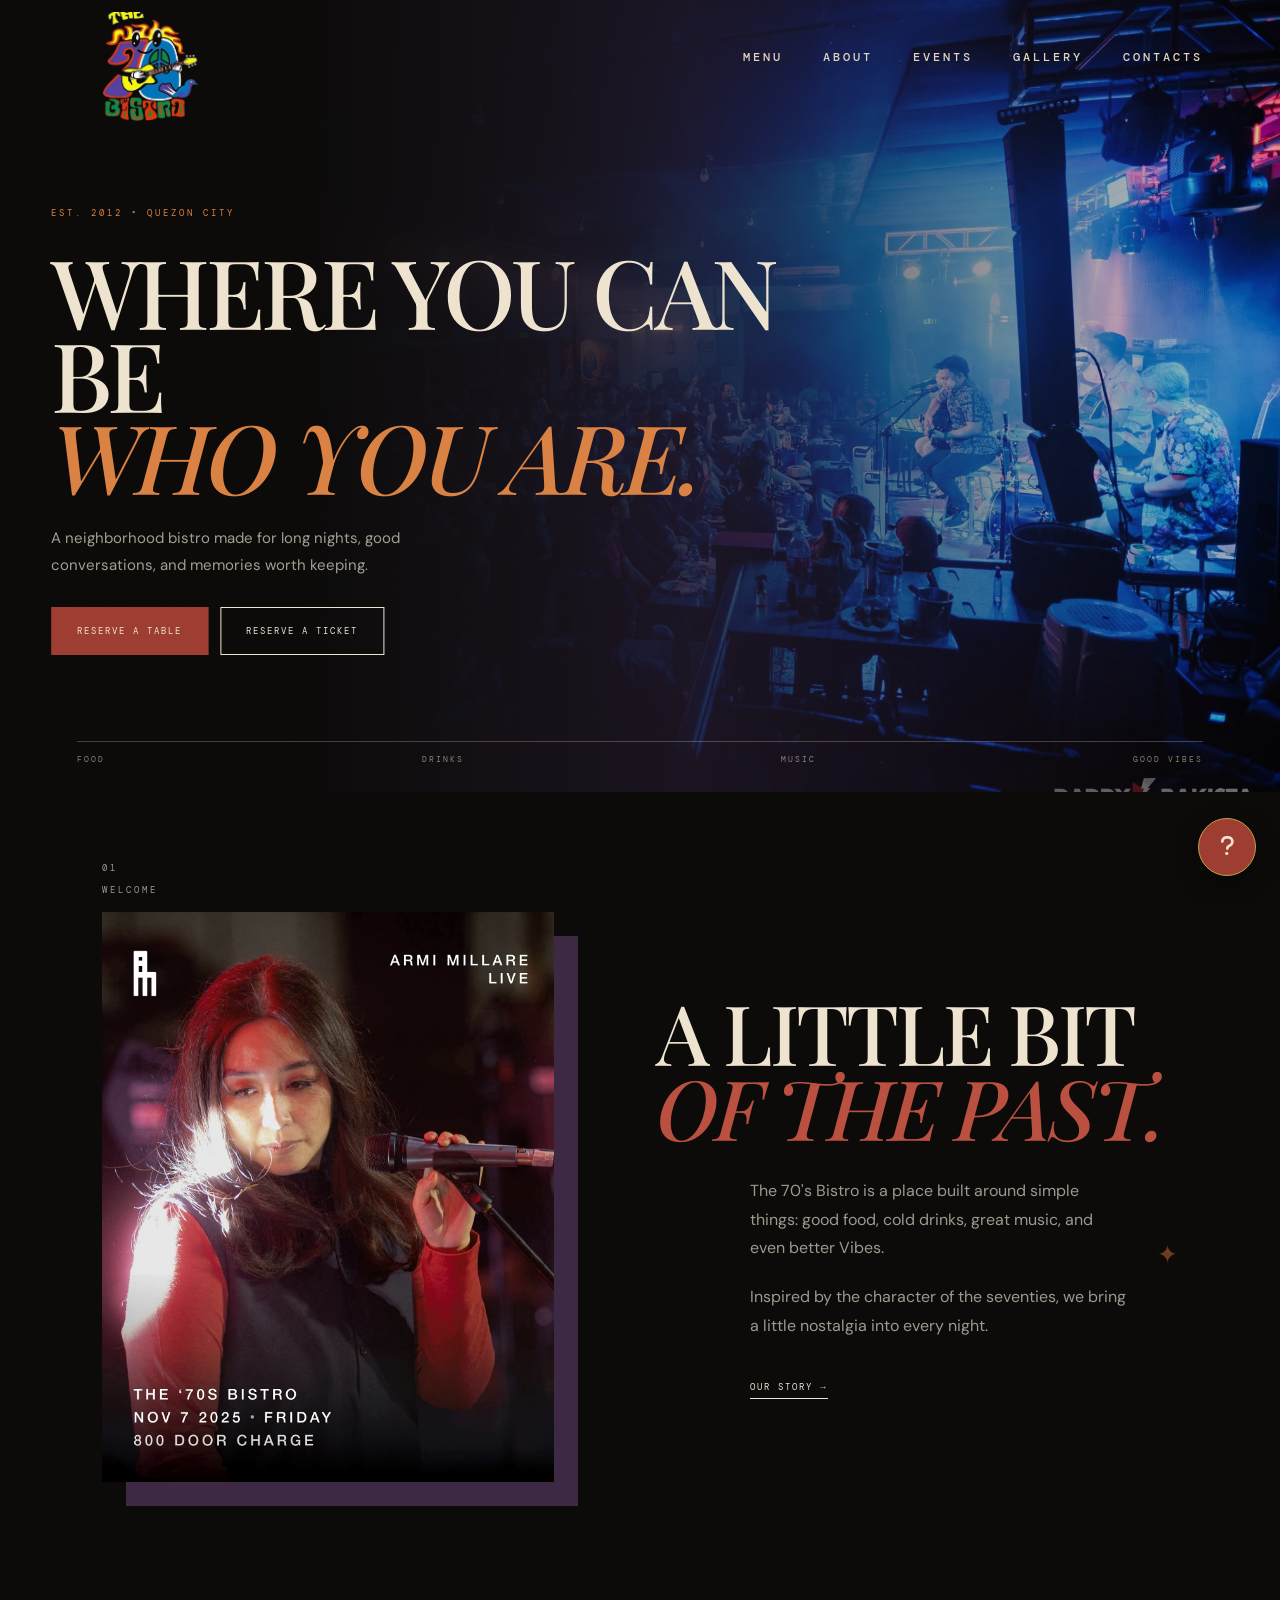
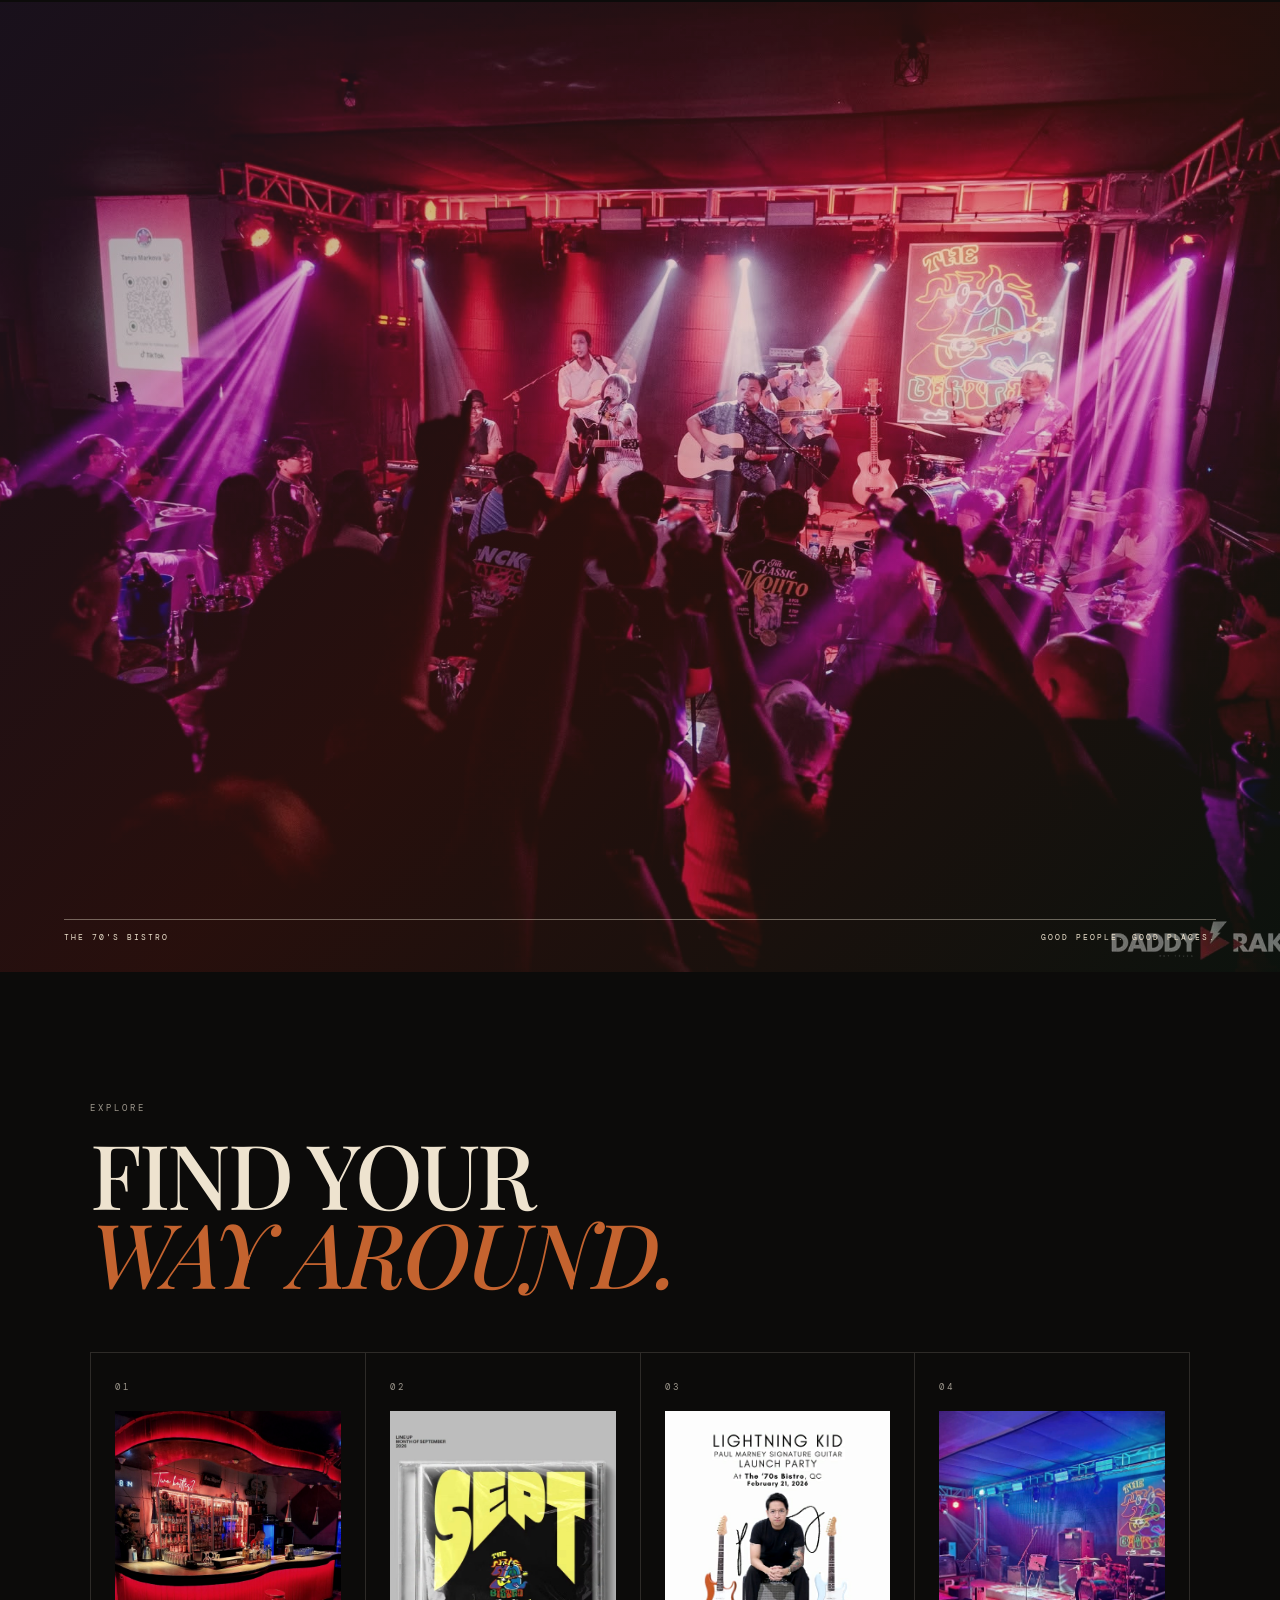
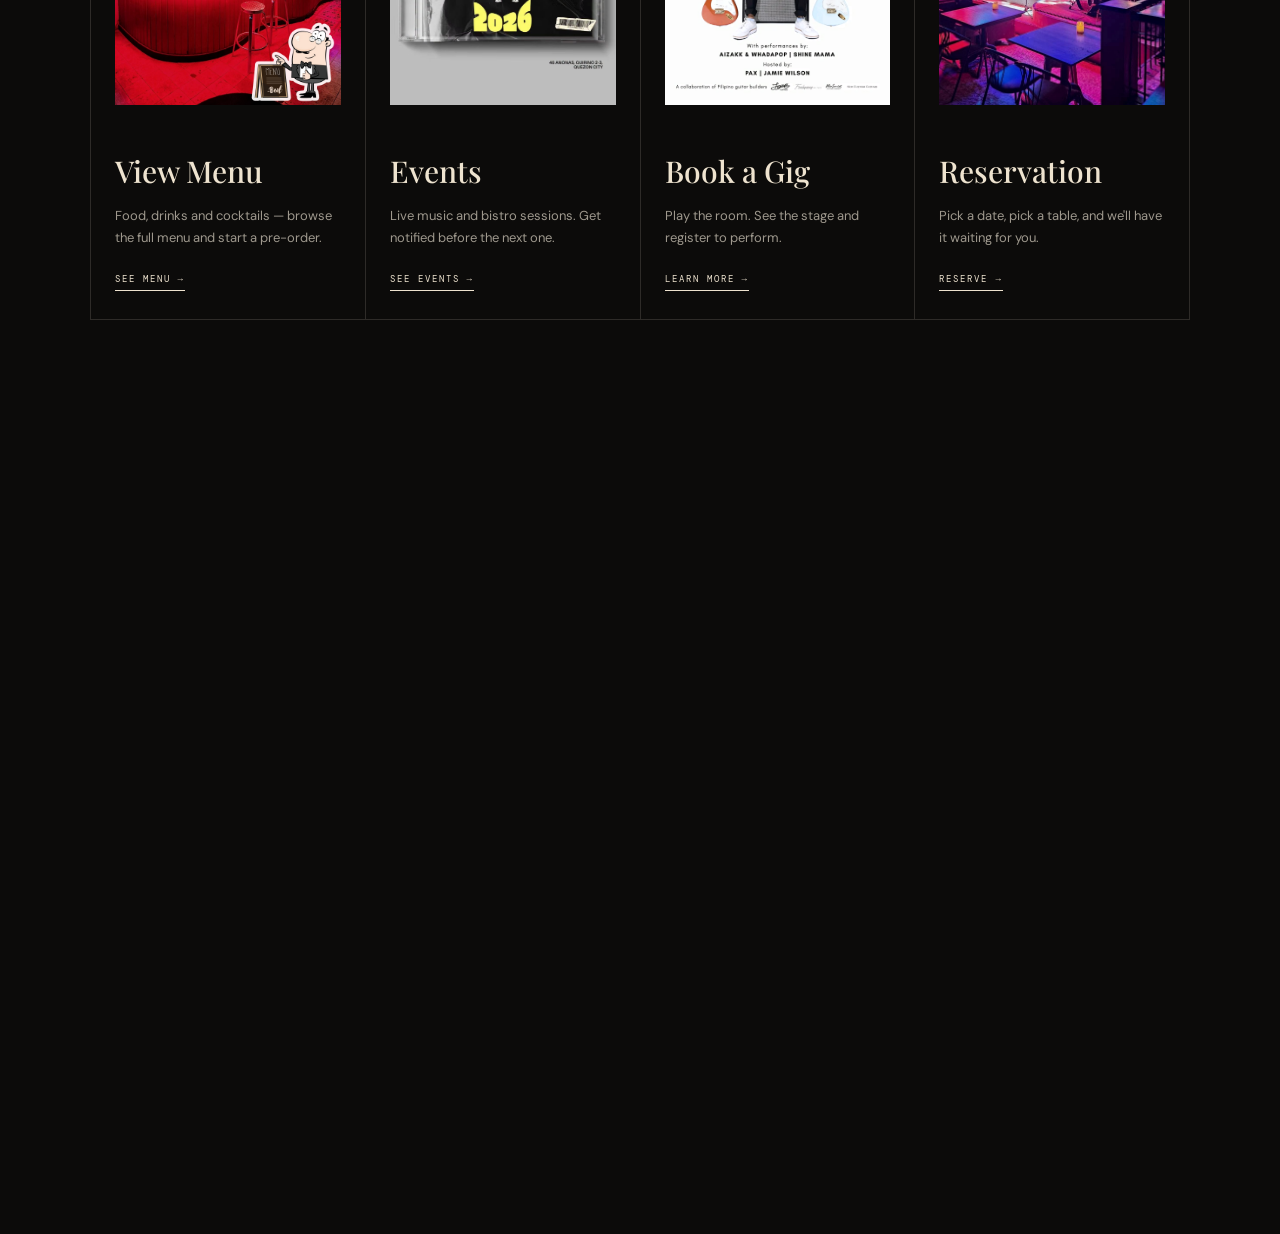
<file: Customer Side/index.html>
<!DOCTYPE html>
<h lang="en">

<head>
    <meta charset="UTF-8">
    <meta name="viewport" content="width=device-width, initial-scale=1.0">
    <link rel="icon" type="image" href="assets/images/tab image/logo no bg.png">
    <title>Home | The 70's Bistro</title>
    <link rel="preconnect" href="https://fonts.googleapis.com">
    <link rel="preconnect" href="https://fonts.gstatic.com" crossorigin>
    <link
        href="https://fonts.googleapis.com/css2?family=DM+Mono:wght@400;500&family=DM+Sans:wght@400;500;600;700&family=Playfair+Display:ital,wght@0,500;0,600;0,700;1,500;1,600;1,700&display=swap"
        rel="stylesheet">
    <link rel="stylesheet" href="https://cdnjs.cloudflare.com/ajax/libs/font-awesome/6.5.2/css/all.min.css">
    <link rel="stylesheet" href="assets/css/index.css">
    <link rel="stylesheet" href="assets/css/faq.css">
    <script src="assets/js/index.js" defer></script>
    <script src="assets/js/faq.js" defer></script>
</head>

<body class="home-page">

    <header class="site-header">

        <nav class="navbar">

            <a href="index.html" class="brand">
                <img class="brand-logo" src="assets/images/logo/logo no bg.png" alt="The 70's Bistro">
            </a>

            <div class="nav-links home-nav-links" id="navLinks">

                <a href="pages/menu.html">MENU</a>
                <a href="pages/about.html">ABOUT</a>
                <a href="pages/events.html">EVENTS</a>
                <a href="pages/gallery.html">GALLERY</a>
                <a href="pages/contacts.html">CONTACTS</a>
            </div>

      </nav>

    </header>

    <main id="home">
        <section class="hero">

            <div class="hero-image"></div>
            <div class="hero-overlay"></div>

            <div class="hero-content">

                <p class="eyebrow">
                    EST. 2012 • QUEZON CITY
                </p>

                <h1>
                    WHERE YOU CAN BE<br>
                    <i>WHO YOU ARE.</i>
                </h1>

                <p class="hero-description">
                    A neighborhood bistro made for
                    long nights, good conversations,
                    and memories worth keeping.
                </p>

                <div class="hero-actions">
                    <a class="button button-light" href="">
                        RESERVE A TABLE
                    </a>

                    <a class="button button-outline" href="reservation.html">
                        RESERVE A TICKET
                    </a>
                </div>

            </div>

            <div class="hero-bottom">
                <span>FOOD</span>
                <span>DRINKS</span>
                <span>MUSIC</span>
                <span>GOOD VIBES</span>
            </div>

        </section>
        <section class="intro section">

            <div class="intro-label">
                <span>01</span>
                <span>WELCOME</span>
            </div>

            <div class="intro-image">
                <img src="assets/images/homepage/img2.jpg" alt="Portrait for The 70's Bistro intro">
            </div>

            <div class="intro-content">

                <h2>
                    A LITTLE BIT<br>
                    <i>OF THE PAST.</i>
                </h2>

                <div class="intro-text">

                    <p>
                        The 70's Bistro is a place built around
                        simple things: good food, cold drinks,
                        great music, and even better Vibes.
                    </p>

                    <p>
                        Inspired by the character of the
                        seventies, we bring a little nostalgia
                        into every night.
                    </p>

                    <a href="pages/about.html" class="text-link">
                        OUR STORY →
                    </a>

                </div>

            </div>

        </section>
        <section class="image-break">
            <img src="assets/images/homepage/img3.jpg" alt="The 70's Bistro">

            <div class="image-caption">
                <span>THE 70'S BISTRO</span>
                <span>GOOD PEOPLE. GOOD PLACES.</span>
            </div>
        </section>
        <section class="quick-links section">

            <div class="section-heading">
                <div class="section-number">
                    EXPLORE
                </div>

                <h2>
                    FIND YOUR<br>
                    <i>WAY AROUND.</i>
                </h2>
            </div>

            <div class="quick-links-grid">

                <a href="pages/menu.html" class="quick-link-card">
                    <span class="section-number">01</span>
                    <img class="quick-link-card-image" src="assets/images/homepage/view_menu.jpg"
                        alt="The 70's Bistro bar and menu">
                    <h3>View Menu</h3>
                    <p>Food, drinks and cocktails &mdash; browse the full menu and start a pre-order.</p>
                    <span class="text-link">SEE MENU &rarr;</span>
                </a>

                <a href="pages/menu.html" class="quick-link-card">
                    <span class="section-number">02</span>
                    <img class="quick-link-card-image" src="assets/images/homepage/events.jpg"
                        alt="The 70's Bistro events lineup">
                    <h3>Events</h3>
                    <p>Live music and bistro sessions. Get notified before the next one.</p>
                    <span class="text-link">SEE EVENTS &rarr;</span>
                </a>

                <a href="" class="quick-link-card">
                    <span class="section-number">03</span>
                    <img class="quick-link-card-image" src="assets/images/homepage/book_gigs.jpg"
                        alt="Live music performance at The 70's Bistro">
                    <h3>Book a Gig</h3>
                    <p>Play the room. See the stage and register to perform.</p>
                    <span class="text-link">LEARN MORE &rarr;</span>
                </a>

                <a href="" class="quick-link-card">
                    <span class="section-number">04</span>
                    <img class="quick-link-card-image" src="assets/images/homepage/reservations.jpg"
                        alt="The 70's Bistro stage and dining area">
                    <h3>Reservation</h3>
                    <p>Pick a date, pick a table, and we'll have it waiting for you.</p>
                    <span class="text-link">RESERVE &rarr;</span>
                </a>

            </div>

        </section>

        <section class="statement">
            <div class="statement-image"></div>
            <div class="statement-content">

                <p>
                    COME HUNGRY.
                </p>

                <h2>
                    STAY<br>
                    <i>AWHILE.</i>
                </h2>

                <a class="button button-light" href="reservation.html">
                    RESERVE YOUR TABLE
                </a>

            </div>
        </section>

    </main>

    <div class="reservation-modal" id="reservationModal" aria-hidden="true">
        <div class="reservation-modal-box" role="dialog" aria-modal="true" aria-labelledby="reservationTitle">
            <button class="reservation-modal-close" id="reservationClose"
                aria-label="Close reservation form">&times;</button>
            <span class="section-number">BOOK A TABLE</span>
            <h2 id="reservationTitle">Make a <i>reservation.</i></h2>
            <form id="reservationForm">
                <label>
                    NAME
                    <input type="text" name="name" required>
                </label>
                <label>
                    DATE
                    <input type="date" name="date" required>
                </label>
                <label>
                    GUESTS
                    <select name="guests" required>
                        <option value="">Select guests</option>
                        <option>2 guests</option>
                        <option>3 guests</option>
                        <option>4 guests</option>
                        <option>5+ guests</option>
                    </select>
                </label>
                <button class="button button-light" type="submit">REQUEST RESERVATION</button>
                <p class="reservation-message" id="reservationMessage" role="status"></p>
            </form>
        </div>
    </div>
</body>
<footer>

    <div class="footer-logo">
        <span class="top">THE</span>
        <strong>70's</strong>
        <span class="bottom">BISTRO</span>
    </div>

    <p>
        GOOD FOOD. GOOD DRINKS. GOOD TIMES.
    </p>

    <a class="footer-socials" href="https://www.facebook.com/the70sbistrobar" target="_blank" rel="noopener" aria-label="Visit The 70's Bistro on Facebook">
        <i class="fa-brands fa-facebook-f" aria-hidden="true"></i>
    </a>
    <a class="footer-socials" href="https://www.instagram.com/the70sbistrobar/" target="_blank" rel="noopener" aria-label="Visit The 70's Bistro on Instagram">
        <i class="fa-brands fa-instagram" aria-hidden="true"></i>
    </a>
    <a class="footer-socials" href="https://www.tiktok.com/@the70sbistro?_r=1&_t=ZS-99t8UBl7kQu" target="_blank" rel="noopener" aria-label="Visit The 70's Bistro on TikTok">
        <i class="fa-brands fa-tiktok" aria-hidden="true"></i>
    </a>

    <div class="footer-bottom">
        <span>
            &copy; 2026 THE 70'S BISTRO | ALL RIGHTS RESERVED.
        </span>

        <span>
            QUEZON CITY, PHILIPPINES
        </span>
    </div>

</footer>

</html>
</file>
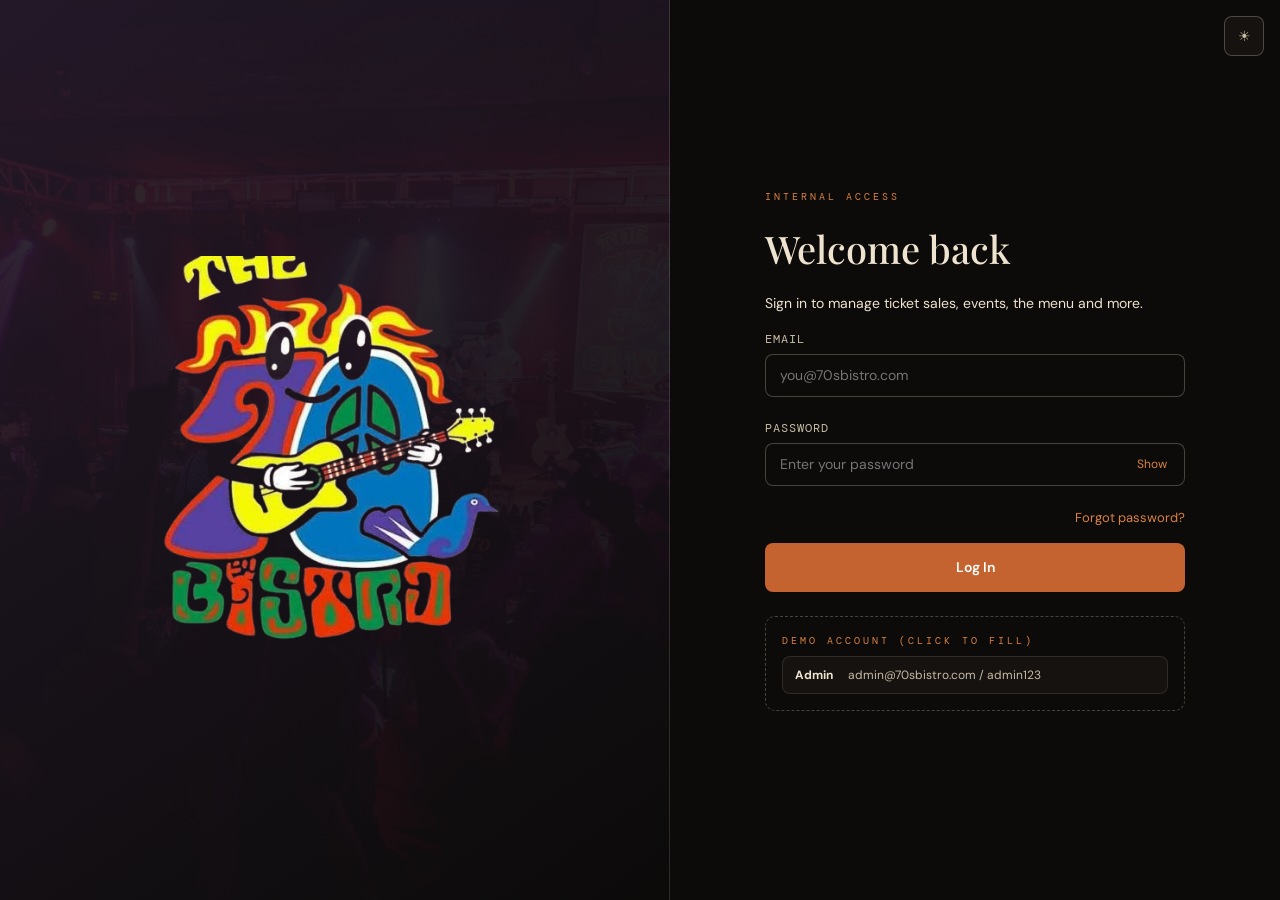
<file: login.html>
<!DOCTYPE html>
<html lang="en">
<head>
    <meta charset="UTF-8">
    <meta name="viewport" content="width=device-width, initial-scale=1.0">
    <title>Login | The 70's Bistro Admin</title>
    <link rel="icon" type="image/png" href="assets/images/tab%20image/logo%20no%20bg.png">
    <script>try { document.documentElement.dataset.theme = localStorage.getItem("bistro70s_theme") === "light" ? "light" : "dark"; } catch (e) { document.documentElement.dataset.theme = "dark"; }</script>
    <link rel="preconnect" href="https://fonts.googleapis.com">
    <link href="https://fonts.googleapis.com/css2?family=DM+Mono:wght@400;500&family=DM+Sans:wght@400;500;600;700&family=Playfair+Display:wght@500;600;700&display=swap" rel="stylesheet">
    <link rel="stylesheet" href="assets/css/common.css">
    <link rel="stylesheet" href="assets/css/login.css">
</head>
<body class="login-body">
    <button class="icon-btn theme-toggle theme-float" id="themeToggle" type="button"><span class="i-sun">&#9728;</span><span class="i-moon">&#9790;</span></button>
    <main class="login-wrap">
        <section class="login-art">
            <img src="assets/images/logo/logo.png" alt="The 70's Bistro logo" class="login-logo">
        </section>

        <section class="login-panel">
            <form id="loginForm" novalidate>
                <p class="eyebrow">Internal access</p>
                <h2>Welcome back</h2>
                <p class="muted">Sign in to manage ticket sales, events, the menu and more.</p>

                <div class="login-error" id="loginError" role="alert" hidden></div>

                <div class="field">
                    <label for="email">Email</label>
                    <input type="email" id="email" autocomplete="username" placeholder="you@70sbistro.com">
                    <span class="field-error" id="emailError"></span>
                </div>

                <div class="field">
                    <label for="password">Password</label>
                    <div class="password-wrap">
                        <input type="password" id="password" autocomplete="current-password" placeholder="Enter your password">
                        <button type="button" id="togglePassword" class="toggle-pass" aria-label="Show password">Show</button>
                    </div>
                    <span class="field-error" id="passwordError"></span>
                </div>

                <div class="login-row">
                    <a href="#" id="forgotLink">Forgot password?</a>
                </div>

                <button type="submit" class="btn btn-primary login-btn" id="loginBtn">
                    <span class="btn-label">Log In</span><span class="spinner" hidden></span>
                </button>

                <div class="demo-box">
                    <p class="eyebrow">Demo account (click to fill)</p>
                    <button type="button" class="demo-account" data-email="admin@70sbistro.com" data-password="admin123"><strong>Admin</strong> admin@70sbistro.com / admin123</button>
                </div>
            </form>
        </section>
    </main>

    <script src="assets/js/data.js"></script>
    <script src="assets/js/common.js"></script>
    <script src="assets/js/login.js"></script>
</body>
</html>
</file>
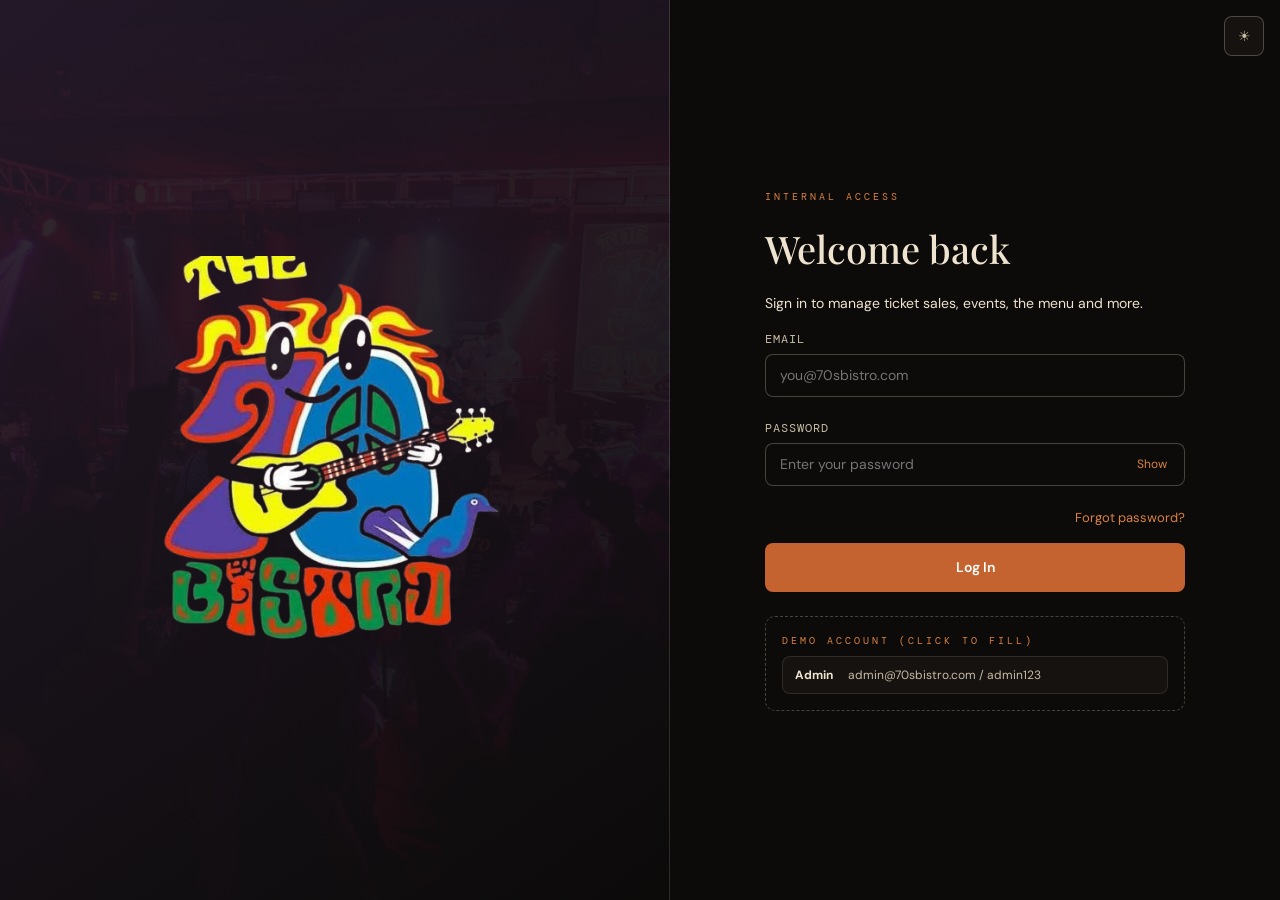
<file: pages/dashboard.html>
<!DOCTYPE html>
<html lang="en">
<head>
    <meta charset="UTF-8">
    <meta name="viewport" content="width=device-width, initial-scale=1.0">
    <title>Dashboard | The 70's Bistro Admin</title>
    <link rel="icon" type="image/png" href="../assets/images/tab%20image/logo%20no%20bg.png">
    <script>try { document.documentElement.dataset.theme = localStorage.getItem("bistro70s_theme") === "light" ? "light" : "dark"; } catch (e) { document.documentElement.dataset.theme = "dark"; }</script>
    <link rel="preconnect" href="https://fonts.googleapis.com">
    <link href="https://fonts.googleapis.com/css2?family=DM+Mono:wght@400;500&family=DM+Sans:wght@400;500;600;700&family=Playfair+Display:wght@500;600;700&display=swap" rel="stylesheet">
    <link rel="stylesheet" href="../assets/css/common.css">
    <link rel="stylesheet" href="../assets/css/dashboard.css">
</head>
<body data-page="dashboard" data-title="Dashboard">
    <main id="page">
        <section class="welcome">
            <div>
                <p class="eyebrow">Administrator</p>
                <h2 id="welcomeTitle">Good evening</h2>
                <p class="muted">Here's what's happening at The 70's Bistro today.</p>
            </div>
            <div class="quick-actions">
                <a class="btn btn-primary" href="transactions.html?new=1">+ Sell Tickets</a>
                <a class="btn btn-ghost" href="events.html?new=1">+ Add Event</a>
            </div>
        </section>

        <section class="stat-grid" id="statGrid"></section>

        <section class="dash-grid">
            <div class="card span-2">
                <div class="card-head"><h3>Upcoming Shows</h3><a href="events.html">Manage events →</a></div>
                <div id="upcomingShows"></div>
            </div>

            <div class="card" id="salesCard">
                <div class="card-head"><h3>Ticket Sales</h3><span class="muted">Last 7 days</span></div>
                <div class="sales-summary" id="salesSummary"></div>
                <div id="salesChart"></div>
            </div>

            <div class="card span-2">
                <div class="card-head"><h3>Recent Ticket Transactions</h3><a href="transactions.html">View all →</a></div>
                <div id="recentTickets"></div>
            </div>

            <div class="card" id="notifCard">
                <div class="card-head"><h3>Recent Notifications</h3><a href="notifications.html">View all →</a></div>
                <ul class="notif-list" id="recentNotifications"></ul>
            </div>
        </section>
    </main>

    <script src="../assets/js/data.js"></script>
    <script src="../assets/js/common.js"></script>
    <script src="../assets/js/charts.js"></script>
    <script src="../assets/js/dashboard.js"></script>
</body>
</html>
</file>
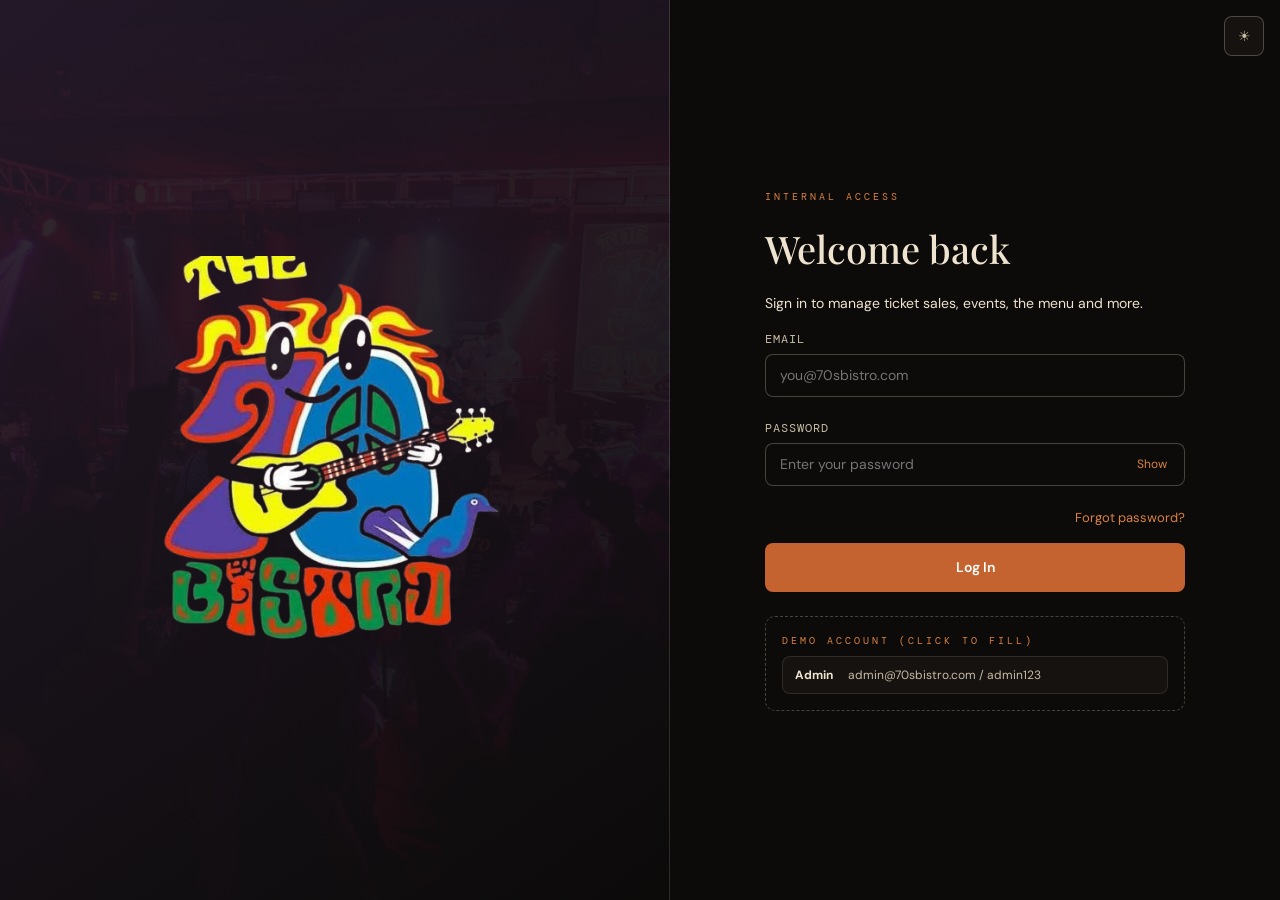
<file: pages/events.html>
<!DOCTYPE html>
<html lang="en">
<head>
    <meta charset="UTF-8">
    <meta name="viewport" content="width=device-width, initial-scale=1.0">
    <title>Events | The 70's Bistro Admin</title>
    <link rel="icon" type="image/png" href="../assets/images/tab%20image/logo%20no%20bg.png">
    <script>try { document.documentElement.dataset.theme = localStorage.getItem("bistro70s_theme") === "light" ? "light" : "dark"; } catch (e) { document.documentElement.dataset.theme = "dark"; }</script>
    <link rel="preconnect" href="https://fonts.googleapis.com">
    <link href="https://fonts.googleapis.com/css2?family=DM+Mono:wght@400;500&family=DM+Sans:wght@400;500;600;700&family=Playfair+Display:wght@500;600;700&display=swap" rel="stylesheet">
    <link rel="stylesheet" href="../assets/css/common.css">
    <link rel="stylesheet" href="../assets/css/events.css">
</head>
<body data-page="events" data-title="Events">
    <main id="page">
        <div class="page-head">
            <div>
                <p class="eyebrow">Management</p>
                <h2>Events</h2>
                <p>The live-band schedule shown on the website, with ticket sales per show.</p>
            </div>
            <button class="btn btn-primary" id="addEventBtn">+ Add Event</button>
        </div>

        <div class="toolbar">
            <div class="search-box">
                <svg class="icon" width="18" height="18" viewBox="0 0 24 24" fill="none" stroke="currentColor" stroke-width="1.8"><circle cx="11" cy="11" r="7"/><path d="M21 21l-4.3-4.3"/></svg>
                <input type="search" id="searchInput" placeholder="Search by band">
            </div>
            <select id="genreFilter" aria-label="Filter by genre"></select>
            <div class="chips" id="statusChips"></div>
        </div>

        <div class="event-grid" id="eventGrid"></div>
    </main>

    <script src="../assets/js/data.js"></script>
    <script src="../assets/js/common.js"></script>
    <script src="../assets/js/events.js"></script>
</body>
</html>
</file>
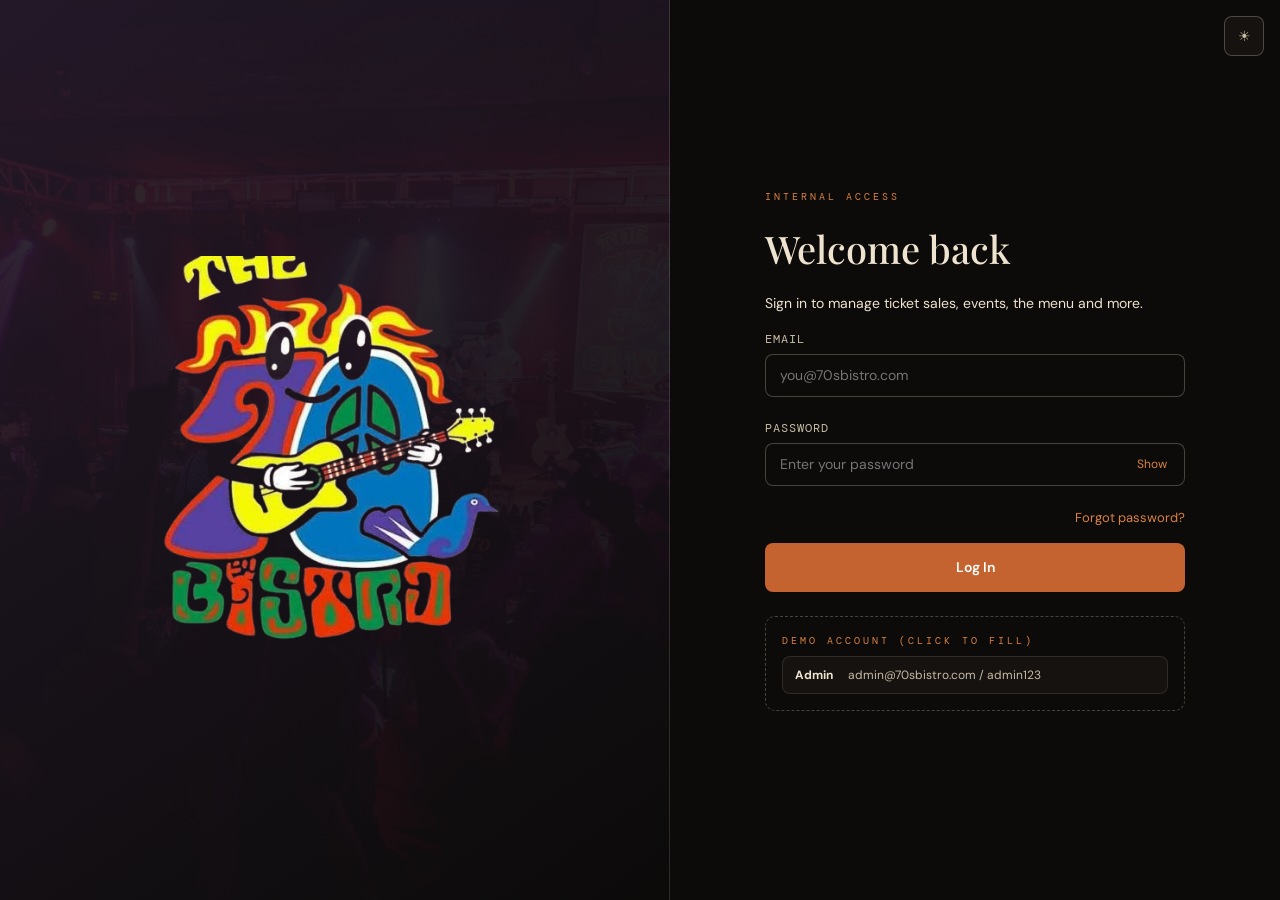
<file: pages/gallery.html>
<!DOCTYPE html>
<html lang="en">
<head>
    <meta charset="UTF-8">
    <meta name="viewport" content="width=device-width, initial-scale=1.0">
    <title>Gallery | The 70's Bistro Admin</title>
    <link rel="icon" type="image/png" href="../assets/images/tab%20image/logo%20no%20bg.png">
    <script>try { document.documentElement.dataset.theme = localStorage.getItem("bistro70s_theme") === "light" ? "light" : "dark"; } catch (e) { document.documentElement.dataset.theme = "dark"; }</script>
    <link rel="preconnect" href="https://fonts.googleapis.com">
    <link href="https://fonts.googleapis.com/css2?family=DM+Mono:wght@400;500&family=DM+Sans:wght@400;500;600;700&family=Playfair+Display:wght@500;600;700&display=swap" rel="stylesheet">
    <link rel="stylesheet" href="../assets/css/common.css">
    <link rel="stylesheet" href="../assets/css/gallery.css">
</head>
<body data-page="gallery" data-title="Gallery">
    <main id="page">
        <div class="page-head">
            <div>
                <p class="eyebrow">Management</p>
                <h2>Gallery</h2>
                <p id="photoCount">Manage the photos shown on the website gallery.</p>
            </div>
            <button class="btn btn-primary" id="addImageBtn">+ Add Image</button>
        </div>

        <div class="gallery-grid" id="galleryGrid"></div>
    </main>

    <script src="../assets/js/data.js"></script>
    <script src="../assets/js/common.js"></script>
    <script src="../assets/js/gallery.js"></script>
</body>
</html>
</file>
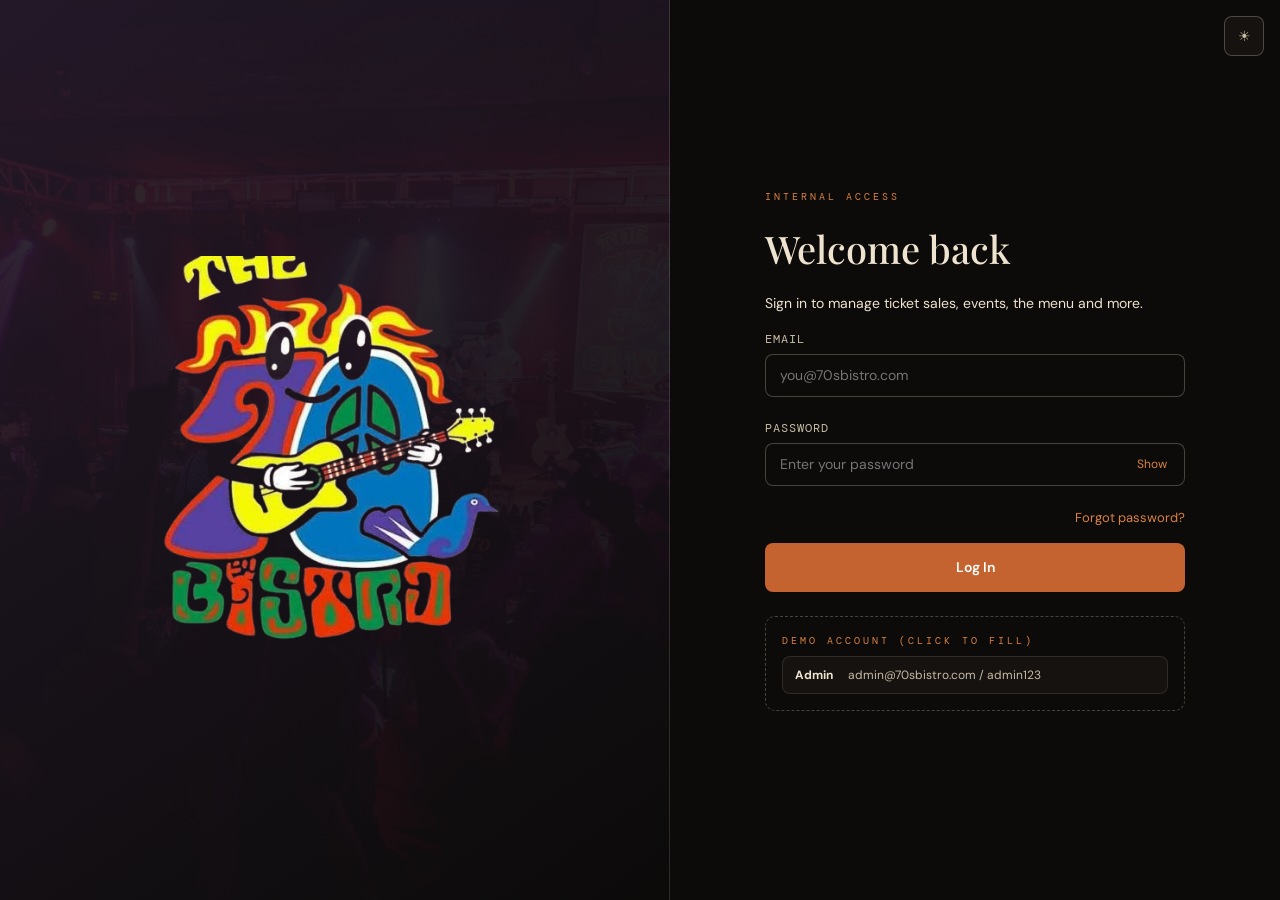
<file: pages/menu.html>
<!DOCTYPE html>
<html lang="en">
<head>
    <meta charset="UTF-8">
    <meta name="viewport" content="width=device-width, initial-scale=1.0">
    <title>Menu | The 70's Bistro Admin</title>
    <link rel="icon" type="image/png" href="../assets/images/tab%20image/logo%20no%20bg.png">
    <script>try { document.documentElement.dataset.theme = localStorage.getItem("bistro70s_theme") === "light" ? "light" : "dark"; } catch (e) { document.documentElement.dataset.theme = "dark"; }</script>
    <link rel="preconnect" href="https://fonts.googleapis.com">
    <link href="https://fonts.googleapis.com/css2?family=DM+Mono:wght@400;500&family=DM+Sans:wght@400;500;600;700&family=Playfair+Display:wght@500;600;700&display=swap" rel="stylesheet">
    <link rel="stylesheet" href="../assets/css/common.css">
    <link rel="stylesheet" href="../assets/css/menu.css">
</head>
<body data-page="menu" data-title="Menu">
    <main id="page">
        <div class="page-head">
            <div>
                <p class="eyebrow">Management</p>
                <h2>Menu</h2>
                <p>The dishes shown on the website menu. Update prices and mark items sold out.</p>
            </div>
            <button class="btn btn-primary" id="addProductBtn">+ Add Dish</button>
        </div>

        <div class="toolbar">
            <div class="search-box">
                <svg class="icon" width="18" height="18" viewBox="0 0 24 24" fill="none" stroke="currentColor" stroke-width="1.8"><circle cx="11" cy="11" r="7"/><path d="M21 21l-4.3-4.3"/></svg>
                <input type="search" id="searchInput" placeholder="Search dishes">
            </div>
            <select id="categoryFilter" aria-label="Filter by category"></select>
            <select id="availabilityFilter" aria-label="Filter by availability">
                <option value="">All availability</option>
                <option value="yes">Available</option>
                <option value="no">Sold out</option>
            </select>
        </div>

        <div class="product-grid" id="productGrid"></div>
    </main>

    <script src="../assets/js/data.js"></script>
    <script src="../assets/js/common.js"></script>
    <script src="../assets/js/menu.js"></script>
</body>
</html>
</file>
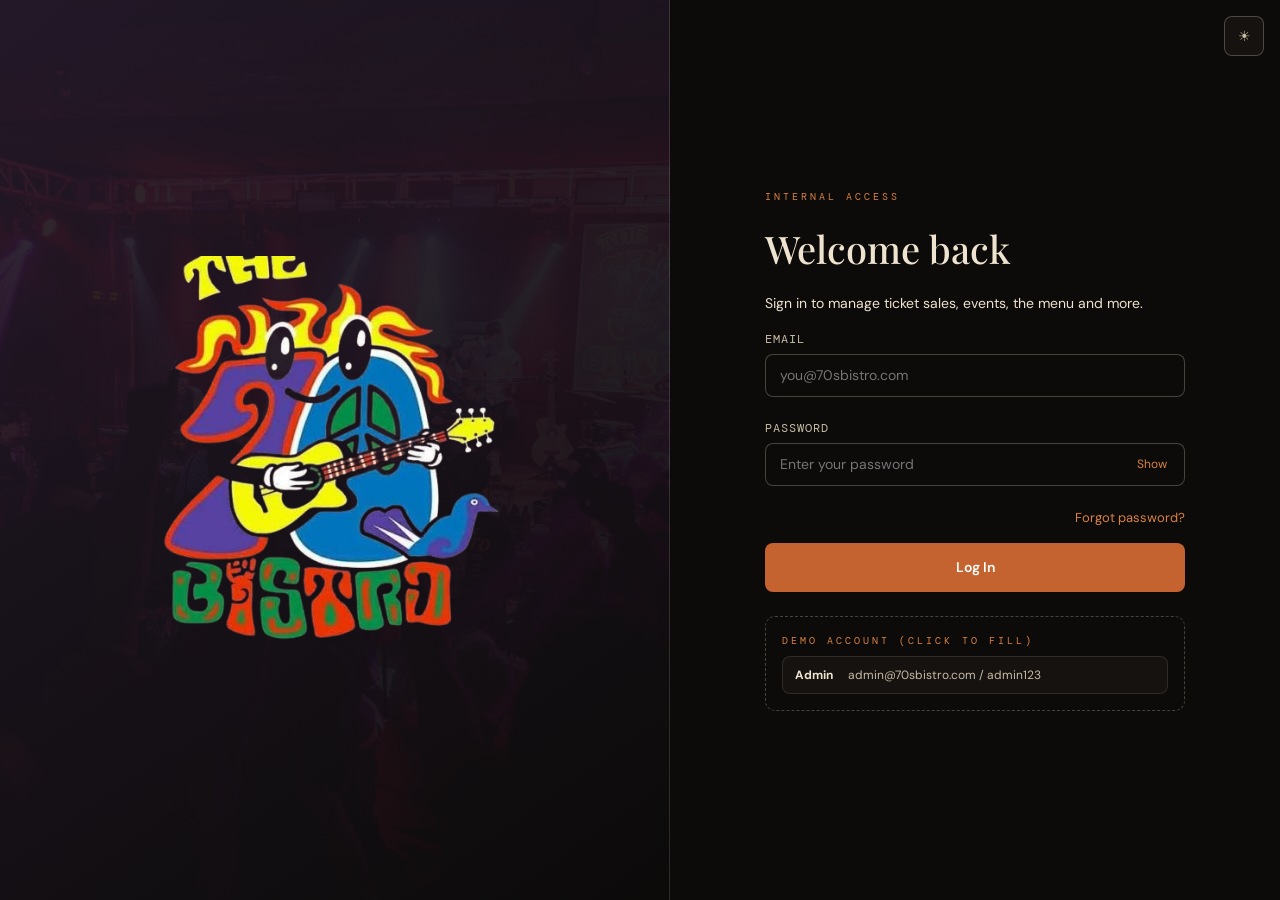
<file: pages/notifications.html>
<!DOCTYPE html>
<html lang="en">
<head>
    <meta charset="UTF-8">
    <meta name="viewport" content="width=device-width, initial-scale=1.0">
    <title>Notifications | The 70's Bistro Admin</title>
    <link rel="icon" type="image/png" href="../assets/images/tab%20image/logo%20no%20bg.png">
    <script>try { document.documentElement.dataset.theme = localStorage.getItem("bistro70s_theme") === "light" ? "light" : "dark"; } catch (e) { document.documentElement.dataset.theme = "dark"; }</script>
    <link rel="preconnect" href="https://fonts.googleapis.com">
    <link href="https://fonts.googleapis.com/css2?family=DM+Mono:wght@400;500&family=DM+Sans:wght@400;500;600;700&family=Playfair+Display:wght@500;600;700&display=swap" rel="stylesheet">
    <link rel="stylesheet" href="../assets/css/common.css">
    <link rel="stylesheet" href="../assets/css/notifications.css">
</head>
<body data-page="notifications" data-title="Notifications">
    <main id="page">
        <div class="page-head">
            <div>
                <p class="eyebrow">System</p>
                <h2>Notifications</h2>
                <p id="unreadSummary">Stay on top of ticket sales and event updates.</p>
            </div>
            <button class="btn btn-ghost" id="markAllBtn">Mark all as read</button>
        </div>

        <div class="toolbar">
            <div class="tabs notif-tabs" id="readTabs">
                <button class="tab active" data-read="">All</button>
                <button class="tab" data-read="unread">Unread</button>
                <button class="tab" data-read="read">Read</button>
            </div>
            <span class="spacer"></span>
            <select id="typeFilter" aria-label="Filter by type">
                <option value="">All types</option>
                <option value="ticket">Tickets</option>
                <option value="system">System</option>
            </select>
        </div>

        <ul class="notif-feed" id="notifFeed"></ul>
    </main>

    <script src="../assets/js/data.js"></script>
    <script src="../assets/js/common.js"></script>
    <script src="../assets/js/notifications.js"></script>
</body>
</html>
</file>
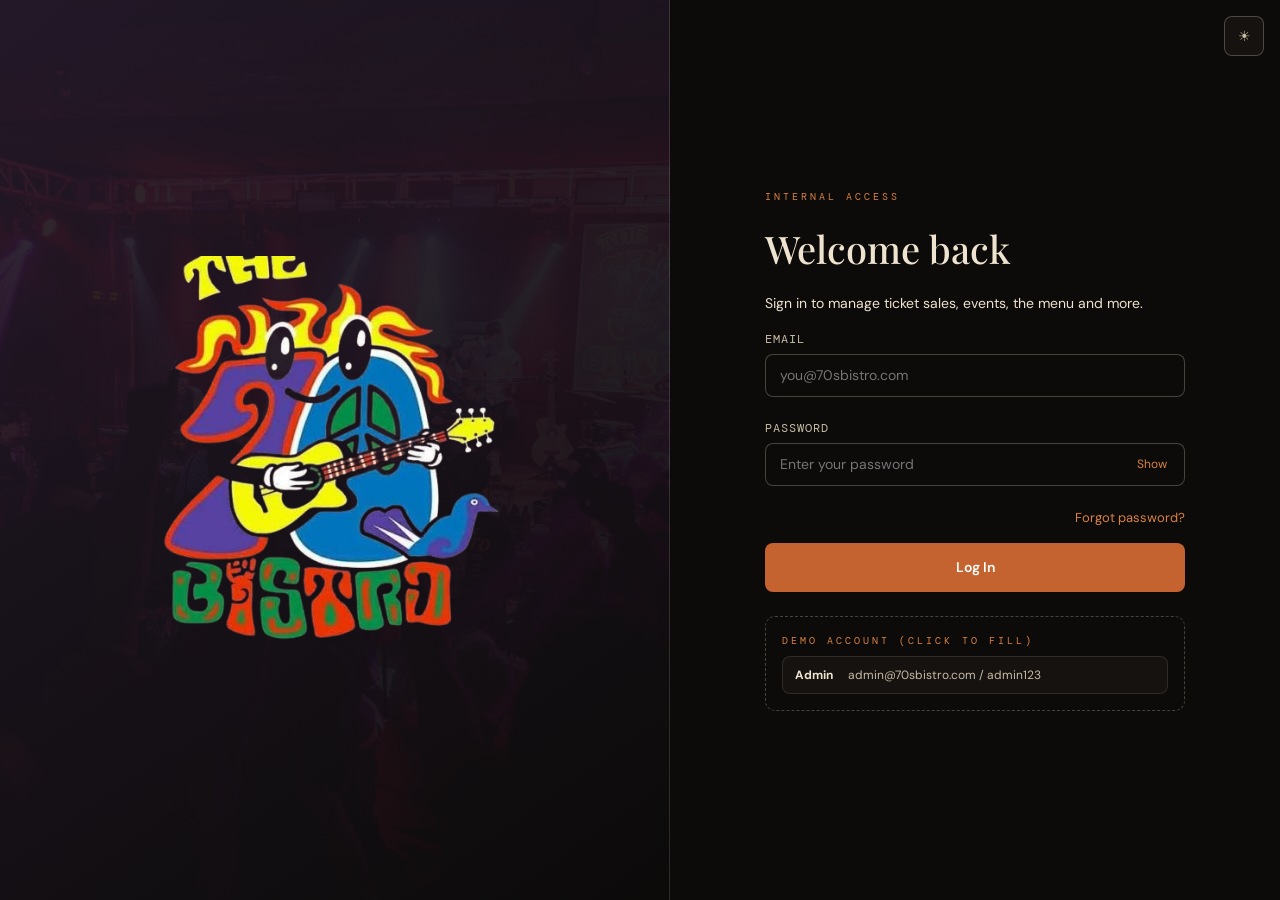
<file: pages/reports.html>
<!DOCTYPE html>
<html lang="en">
<head>
    <meta charset="UTF-8">
    <meta name="viewport" content="width=device-width, initial-scale=1.0">
    <title>Reports | The 70's Bistro Admin</title>
    <link rel="icon" type="image/png" href="../assets/images/tab%20image/logo%20no%20bg.png">
    <script>try { document.documentElement.dataset.theme = localStorage.getItem("bistro70s_theme") === "light" ? "light" : "dark"; } catch (e) { document.documentElement.dataset.theme = "dark"; }</script>
    <link rel="preconnect" href="https://fonts.googleapis.com">
    <link href="https://fonts.googleapis.com/css2?family=DM+Mono:wght@400;500&family=DM+Sans:wght@400;500;600;700&family=Playfair+Display:wght@500;600;700&display=swap" rel="stylesheet">
    <link rel="stylesheet" href="../assets/css/common.css">
    <link rel="stylesheet" href="../assets/css/reports.css">
</head>
<body data-page="reports" data-title="Reports">
    <main id="page">
        <div class="page-head">
            <div>
                <p class="eyebrow">Reports</p>
                <h2>Reports</h2>
                <p id="rangeLabel">Ticket sales and events.</p>
            </div>
            <div class="head-actions no-print">
                <button class="btn btn-ghost" id="printBtn">Print Report</button>
                <button class="btn btn-primary" id="exportBtn">Export Report</button>
            </div>
        </div>

        <div class="toolbar no-print">
            <div class="chips" id="presetChips">
                <button class="chip" data-days="1">Today</button>
                <button class="chip" data-days="7">Last 7 days</button>
                <button class="chip active" data-days="30">Last 30 days</button>
            </div>
            <span class="spacer"></span>
            <label class="range-field">From <input type="date" id="fromDate"></label>
            <label class="range-field">To <input type="date" id="toDate"></label>
        </div>

        <div class="tabs no-print" id="reportTabs">
            <button class="tab active" data-tab="sales">Ticket Sales</button>
            <button class="tab" data-tab="events">Events</button>
        </div>

        <section class="stat-grid" id="reportCards"></section>
        <section class="chart-row" id="reportCharts"></section>
        <div class="card">
            <div class="card-head"><h3 id="tableTitle">Report</h3></div>
            <div id="reportTable"></div>
        </div>
    </main>

    <script src="../assets/js/data.js"></script>
    <script src="../assets/js/common.js"></script>
    <script src="../assets/js/charts.js"></script>
    <script src="../assets/js/reports.js"></script>
</body>
</html>
</file>
<file: Customer Side/assets/css/index.css>
:root {
    --black: #0C0B0A;
    --black-soft: #1 - --brown-dark: #2A1B15;
    --brown: #3A261D;

    --cream: #EEE3CF;
    --cream-soft: #E3D5BC;
    --cream-dark: #C8BBA4;

    --purple-dark: #241A2A;
    --purple: #3E2945;
    --purple-mid: #59405F;
    --purple-light: #806681;

    --green-dark: #1E3026;
    --green: #304936;
    --green-mid: #49634E;
    --green-light: #70816D;

    --red-dark: #722B26;
    --red: #9E3D32;
    --red-light: #B95040;

    --orange-dark: #93461F;
    --orange: #C4632F;
    --orange-light: #D98243;

    --gold: #C6A044;
    --gold-light: #DCC061;

    --blue-dark: #3D5B60;
    --blue: #648B91;
    --blue-light: #89ADB0;

    --pink: #985269;

    --grey: #9E988D;
    --grey-light: #C3BCB0;

    --line: rgba(238, 227, 207, .15);

    --line-light: rgba(238, 227, 207, .28);

    --serif:
        "Playfair Display",
        Georgia,
        serif;

    --sans:
        "DM Sans",
        Arial,
        sans-serif;

    --mono:
        "DM Mono",
        "Courier New",
        monospace;
}

* {

    margin: 0;
    padding: 0;
    box-sizing: border-box;
}

html {
    scroll-behavior: smooth;
}

body {
    background: var(--black);
    color: var(--cream);
    font-family: var(--sans);
    overflow-x: hidden;
}

img {
    display: block;
    width: 100%;
}

a {
    color: inherit;
    text-decoration: none;
}

button,
input,
select,
textarea {
    font: inherit;
}

button {
    cursor: pointer;
}

body::before {
    content: "";
    position: fixed;
    inset: 0;
    z-index: 9999;
    pointer-events: none;
    opacity: .025;
}

.section {
    padding: 130px 7vw;
}

.section-number {
    font-family: var(--mono);
    font-size: 9px;
    letter-spacing: 3px;
    color: var(--grey);
}

.site-header {
    position: absolute;
    top: 0;
    left: 0;
    width: 100%;
    z-index: 100;
    color: var(--cream);
}

.navbar {
    height: 105px;
    padding: 0 5vw;
    display: flex;
    align-items: center;
    justify-content: space-between;
}

.brand {
    display: flex;
    flex-direction: column;
    align-items: center;
    line-height: .8;
}

.brand-small-top,
.brand-small-bottom {
    font-family: var(--mono);
    font-size: 8px;
    letter-spacing: 4px;
    color: var(--cream-dark);
}

.brand-small-bottom {
    padding-top: 12px;
}

.brand-main {
    font-family: var(--serif);
    font-size: 36px;
    font-weight: 600;
    color: var(--cream);
}

.nav-links {
    display: flex;
    align-items: center;
    gap: 34px;
}

.nav-links a {
    font-family: var(--mono);
    font-size: 12px;
    letter-spacing: 2px;
    color: var(--cream-soft);
    transition: .3s ease;
}

.nav-links a:hover {
    color: var(--orange-light);
}

.nav-reserve {
    padding: 13px 22px;
    border: 1px solid var(--orange);
    background: transparent;
    color: var(--cream);
    font-family: var(--mono);
    font-size: 9px;
    letter-spacing: 2px;
    transition: .3s ease;
}

.nav-reserve:hover {
    background: var(--orange);
    border-color: var(--orange);
    color: var(--black);
}

.mobile-menu {
    display: none;
    width: 32px;
    border: none;
    background: transparent;
}

.mobile-menu span {
    display: block;
    height: 1px;
    margin: 6px 0;
    background: var(--cream);
}

.hero {
    min-height: 100vh;
    position: relative;
    display: flex;
    align-items: center;
    overflow: hidden;
    color: var(--cream);
}

.hero-image {
    position: absolute;
    inset: 0;
    transform: scale(1.03);
}

.hero-overlay {
    position: absolute;
    inset: 0;
    background:
        linear-gradient(90deg,
            rgba(12, 11, 10, .96) 0%,
            rgba(62, 41, 69, .68) 45%,
            rgba(158, 61, 50, .28) 75%,
            rgba(42, 27, 21, .40) 100%);
}

.hero-content {
    position: relative;
    z-index: 2;
    width: 90%;
    max-width: 1400px;
    margin: auto;
    padding-top: 80px;
}

.eyebrow {
    font-family: var(--mono);
    font-size: 9px;
    letter-spacing: 3px;
    margin-bottom: 30px;
    color: var(--orange-light);
}

.hero h1 {
    font-family: var(--serif);
    font-size: clamp(55px, 8.5vw, 135px);
    line-height: .86;
    letter-spacing: -5px;
    font-weight: 500;
}

.hero h1 i {
    color: var(--orange-light);
}

.hero-description {
    max-width: 440px;
    margin-top: 35px;
    color:rgba(238, 227, 207, .68);
    font-size: 15px;
    line-height: 1.8;
}
.hero-actions {
    display: flex;
    gap: 12px;
    margin-top: 35px;
}

.button {
    border: 1px solid transparent;
    padding: 17px 25px;
    font-family: var(--mono);
    font-size: 9px;
    letter-spacing: 2px;
    transition: .3s ease;
}

.button-light {
    background: var(--red);
    border-color: var(--red);
    color: var(--cream);
}

.button-light:hover {
    background: var(--red-light);
    border-color: var(--red-light);
    transform: translateY(-2px);
}

.button-outline {
    background: transparent;
    border-color: var(--cream);
    color: var(--cream);
}

.button-outline:hover {
    background: var(--orange);
    border-color: var(--orange);
    color: var(--black);
}

.button-dark {
    background: var(--green);
    border-color: var(--green);
    color: var(--cream);
}

.button-dark:hover {
    background: var(--red);
    border-color: var(--red);
}

.button.full {
    width: 100%;
}
.hero-bottom {
    position: absolute;
    bottom: 60px;
    left: 5vw;
    right: 5vw;
    z-index: 2;
    display: flex;
    justify-content: space-between;
    border-top: 1px solid rgba(238, 227, 207, .25);
    padding-top: 12px;
}

.hero-bottom span {
    font-family: var(--mono);
    font-size: 8px;
    letter-spacing: 2px;
    color:rgba(238, 227, 207, .55);
}
.intro {
    position: relative;
    min-height: 900px;
    display: grid;
    grid-template-columns: minmax(220px, 30%) 1fr;
    column-gap: 7vw;
    align-items: center;
    background: var(--black);
}
.intro-image {
    grid-column: 1;
    grid-row: 1;
    width: 100%;
    max-width: 560px;
    height: 560px;
    margin: 0;
    overflow: hidden;
    justify-self: start;
}

.intro-image img {
    width: 100%;
    height: 100%;
    object-fit: cover;
    filter: saturate(.72) contrast(1.08);
    transition: .6s ease;
}

.intro-image:hover img {
    transform: scale(1.03);
}
.intro-label {
    position: absolute;
    top: 130px;
    left: 7vw;
    z-index: 1;
    display: flex;
    flex-direction: column;
    gap: 10px;
    font-family: var(--mono);
    font-size: 9px;
    letter-spacing: 3px;
    color: var(--grey);
}
.intro-content {
    grid-column: 2;
    grid-row: 1;
    display: grid;
    grid-template-columns: 1.3fr 1fr;
    gap: 10vw;
    align-items: end;
}

.intro h2 {
    font-family: var(--serif);
    font-size: clamp(55px, 7vw, 105px);
    line-height: .9;
    font-weight: 500;
    letter-spacing: -3px;
}

.intro h2 i {
    color: var(--red-light);
}

.intro-text {
    max-width: 400px;
}

.intro-text p {
    margin-bottom: 20px;
    color: var(--grey);
    line-height: 1.8;
}

.text-link {
    display: inline-block;
    margin-top: 20px;
    font-family: var(--mono);
    font-size: 9px;
    letter-spacing: 2px;
    border-bottom: 1px solid var(--cream);
    padding-bottom: 5px;
    transition: .3s;
}

.text-link:hover {
    color: var(--orange-light);
    border-color: var(--orange-light);
}

.intro::after {
    content: "✦";
    position: absolute;
    right: 8%;
    top: 55%;
    font-size: 25px;
    color: var(--orange);
    opacity: .55;
}

@media (max-width: 768px) {
    .intro {
        min-height: auto;
        grid-template-columns: 1fr;
        row-gap: 60px;
        padding-top: 180px;
    }

    .intro-image,
    .intro-content {
        grid-column: 1;
    }

    .intro-image {
        grid-row: 1;
        width: min(75vw, 330px);
        height: 440px;
        justify-self: center;
    }

    .intro-content {
        grid-row: 2;
        grid-template-columns: 1fr;
        gap: 40px;
    }

    .intro-label {
        top: 60px;
        left: 7vw;
    }
}
.image-break {
    height: 100vh;
    min-height: 550px;
    position: relative;
    overflow: hidden;
}

.image-break img {
    height: 100%;
    object-fit: cover;
    filter: saturate(.78) contrast(1.08);
}

.image-break::after {
    content: "";
    position: absolute;
    inset: 0;
    background:
        linear-gradient(135deg,
            rgba(62, 41, 69, .40),
            rgba(158, 61, 50, .25),
            rgba(48, 73, 54, .25));
}

.image-caption {
    position: absolute;
    bottom: 30px;
    left: 5vw;
    right: 5vw;
    z-index: 2;
    display: flex;
    justify-content: space-between;
    color: var(--cream);
    border-top: 1px solid rgba(238, 227, 207, .40);
    padding-top: 12px;
    font-family: var(--mono);
    font-size: 8px;
    letter-spacing: 2px;
}
.menu {
    background: var(--black-soft);
    color: var(--cream);
}

.section-heading {
    max-width: 900px;
    margin-bottom: 60px;
}

.section-heading h2 {
    margin-top: 20px;
    font-family: var(--serif);
    font-size: clamp(55px, 7vw, 105px);
    line-height: .88;
    font-weight: 500;
    letter-spacing: -3px;
}

.section-heading h2 i {
    color: var(--orange);
}

.section-heading p {
    max-width: 450px;
    margin-top: 30px;
    color: var(--grey);
    line-height: 1.8;
}
.menu-filter {
    display: flex;
    gap: 30px;
    border-bottom: 1px solid var(--line);
}

.filter {
    background: none;
    border: none;
    padding: 15px 0;
    font-family: var(--mono);
    font-size: 9px;
    letter-spacing: 2px;
    color: var(--grey);
    transition: .3s;
}

.filter:hover {
    color: var(--cream);
}

.filter.active {
    color: var(--orange-light);
    border-bottom: 2px solid var(--orange);
}
.menu-list {
    border-bottom: 1px solid var(--line);
}

.menu-item {
    display: grid;
    grid-template-columns: 180px 1fr;
    border-bottom: 1px solid var(--line);
    padding: 25px 0;
    transition: .3s ease;
}

.menu-item:hover {
    background: rgba(158, 61, 50, .07);
}

.menu-item.hidden {
    display: none;
}

.menu-item-image {
    height: 120px;
    overflow: hidden;
}

.menu-item-image img {
    height: 100%;
    object-fit: cover;
    filter: saturate(.72) contrast(1.05);
    transition: .5s ease;
}

.menu-item:hover .menu-item-image img {
    transform: scale(1.05);
}
.menu-item-info {
    display: grid;
    grid-template-columns: 70px 1fr auto;
    gap: 30px;
    padding-left: 35px;
    align-items: center;
}

.menu-item-number {
    font-family: var(--mono);
    font-size: 9px;
    color: var(--grey);
}

.menu-item-description h3 {
    font-family: var(--serif);
    font-size: 28px;
    font-weight: 500;
}

.menu-item-description p {
    margin-top: 7px;
    color: var(--grey);
    max-width: 500px;
    font-size: 13px;
    line-height: 1.6;
}

.price {
    font-family: var(--serif);
    font-size: 23px;
    color: var(--gold-light);
}

.menu-footer {
    margin-top: 35px;
}
.about {
    display: grid;
    grid-template-columns: 1fr 1fr;
    background: var(--green-dark);
    color: var(--cream);
}

.about-image {
    min-height: 700px;
    overflow: hidden;
}

.about-image img {
    height: 100%;
    object-fit: cover;
    filter: saturate(.70) contrast(1.08);
    transition: .6s ease;
}

.about-image:hover img {
    transform: scale(1.03);
}

.about-content {
    padding: 100px 8vw;
    display: flex;
    flex-direction: column;
    justify-content: center;
}

.about-content h2 {
    font-family: var(--serif);
    font-size:
        clamp(50px, 6vw, 90px);
    line-height: .9;
    font-weight: 500;
    margin-top: 30px;
}

.about-content h2 i {
    color: var(--orange-light);
}

.about-content p {
    max-width: 480px;
    margin-top: 25px;
    color:
        rgba(238, 227, 207, .68);
    line-height: 1.8;
}

.about-content .text-link {
    width: max-content;
    color: var(--cream);
    border-color: var(--cream);
}
.events {
    position: relative;
    overflow: hidden;
    background: var(--black);
    color: var(--cream);
}

.events::before {
    content: "";
    position: absolute;
    width: 500px;
    height: 500px;
    border-radius: 50%;
    background:
        radial-gradient(circle,
            rgba(158, 61, 50, .12),
            transparent 70%);
    top: -200px;
    right: -100px;
    pointer-events: none;
}

.events::after {
    content: "";
    position: absolute;
    width: 400px;
    height: 400px;
    border-radius: 50%;
    background:
        radial-gradient(circle,
            rgba(89, 64, 95, .14),
            transparent 70%);
    bottom: -180px;
    left: -120px;
    pointer-events: none;
}

.events-top h2 {
    font-family: var(--serif);
    font-size: clamp(55px, 7vw, 105px);
    line-height: .88;
    font-weight: 500;
    margin-top: 25px;
}

.events-top h2 i {
    color: var(--red-light);
}

.events-list {
    margin-top: 80px;
}

.event {
    position: relative;
    z-index: 2;
    display: grid;
    grid-template-columns: 180px 100px 1fr auto;
    align-items: center;
    gap: 30px;
    padding: 30px 0;
    border-top: 1px solid var(--line);
    transition: .3s ease;
}

.event:last-child {
    border-bottom: 1px solid var(--line);
}

.event:hover {
    padding-left: 15px;
}
.event-image {
    width: 180px;
    height: 250px;
    overflow: hidden;
}

.event-image img {
    width: 100%;
    height: 100%;
    object-fit: cover;
    filter: saturate(.72) contrast(1.05);
    transition: .5s ease;
}

.event:hover .event-image img {
    transform: scale(1.08);
}

.event-date {
    display: flex;
    flex-direction: column;
}

.event-date span {
    font-family: var(--mono);
    font-size: 9px;
    letter-spacing: 2px;
    color: var(--grey);
}

.event-date strong {
    font-family: var(--serif);
    font-size: 65px;
    line-height: .9;
    color: var(--orange);
    transition: .3s;
}

.event:hover .event-date strong {
    color: var(--red-light);
}
.event-info>span {
    font-family: var(--mono);
    font-size: 8px;
    letter-spacing: 2px;
    color: var(--grey);
}

.event-info h3 {
    font-family: var(--serif);
    font-size: 32px;
    font-weight: 500;
    margin: 8px 0;
}

.event-info p {
    color: var(--grey);
    font-size: 13px;
}

.event>button {
    border: none;
    background: transparent;
    color: var(--cream);
    font-family: var(--mono);
    font-size: 9px;
    letter-spacing: 2px;
    transition: .3s;
}

.event>button:hover {
    color: var(--orange-light);
}
.statement {
    height: 85vh;
    min-height: 600px;
    position: relative;
    color: var(--cream);
    display: flex;
    align-items: center;
    overflow: hidden;
}

.statement-image {
    position: absolute;
    inset: 0;
    background:
        linear-gradient(rgba(12, 11, 10, .60),
            rgba(62, 41, 69, .72),
            rgba(158, 61, 50, .25)),
        url("../assets/images/homepage/statement.jpg") center / cover no-repeat;
}

.statement-content {
    position: relative;
    z-index: 2;
    width: 86%;
    margin: auto;
}

.statement-content p {
    font-family: var(--mono);
    font-size: 10px;
    letter-spacing: 3px;
    color: var(--orange-light);
}

.statement-content h2 {
    font-family: var(--serif);
    font-size: clamp(65px, 9vw, 140px);
    line-height: .82;
    margin: 20px 0 40px;
}

.statement-content h2 i {
    color: var(--gold-light);
}
.reservation {
    position: relative;
    overflow: hidden;
    background:
        linear-gradient(rgba(238, 227, 207, .94),
            rgba(238, 227, 207, .94)),
        url("../assets/images/homepage/reservation.jpg") center / cover no-repeat;
    color: var(--black);
    text-align: center;
}

.reservation-inner {
    max-width: 900px;
    margin: auto;
    position: relative;
    z-index: 2;
}

.reservation .section-number {
    color: #756F65;
}

.reservation h2 {
    font-family: var(--serif);
    font-size: clamp(60px, 8vw, 115px);
    line-height: .85;
    margin-top: 25px;
}

.reservation h2 i {
    color: var(--red);
}

.reservation p {
    margin: 30px auto;
    color: #756F65;
}
.contact {
    position: relative;
    display: grid;
    grid-template-columns: 1fr 1fr;
    border-top: 1px solid var(--line);
    background:
        linear-gradient(rgba(12, 11, 10, .93), rgba(30, 48, 38, .90)),
        url("../assets/images/homepage/contact.jpg") center / cover no-repeat;
}

.contact-left h2 {
    font-family: var(--serif);
    font-size: clamp(60px, 8vw, 110px);
    line-height: .85;
    margin-top: 25px;
}

.contact-left h2 i {
    color: var(--orange);
}

.contact-info {
    display: grid;
    grid-template-columns: repeat(3, 1fr);
    gap: 30px;
    align-self: center;
}

.contact-label {
    display: block;
    font-family: var(--mono);
    font-size: 8px;
    letter-spacing: 2px;
    margin-bottom: 15px;
    color: var(--orange-light);
}

.contact-info p,
.contact-info a {
    display: block;
    font-size: 12px;
    color: var(--grey);
    line-height: 1.8;
}

.contact-info a {
    transition: .3s;
}

.contact-info a:hover {
    color: var(--red-light);
}

footer {
    background: lightgray;
    color: var(--black);
    padding: 10px 7vw 30px;
    text-align: center;
}

.footer-logo {
    display: flex;
    flex-direction: column;
    align-items: center;
    line-height: .8;
}

.footer-logo span {
    font-family: var(--mono);
    font-size: 8px;
    letter-spacing: 4px;
    padding-top: 17px;
}

.footer-logo strong {
    font-family: var(--serif);
    font-size: 55px;
    color: var(--orange-light);
}

footer>p {
    margin-top: 30px;
    font-family: var(--mono);
    font-size: 8px;
    letter-spacing: 3px;
    color: var(--black);
}

.footer-bottom {
    display: flex;
    justify-content: space-between;
    margin-top: 90px;
    padding-top: 15px;
    border-top: 1px solid rgba(238, 227, 207, .14);
    font-family: var(--mono);
    font-size: 8px;
    letter-spacing: 1px;
    color: var(--black);
}

.modal {
    position: fixed;
    inset: 0;
    z-index: 500;
    background:rgba(12, 11, 10, .92);
    display: none;
    align-items: center;
    justify-content: center;
    padding: 20px;
}

.modal.active {
    display: flex;
}

.modal-box {
    width: 100%;
    max-width: 650px;
    max-height: 90vh;
    overflow-y: auto;
    background: var(--cream);
    color: var(--black);
    padding: 60px;
    position: relative;
    border-top: 4px solid var(--red);
}

.modal-close {
    position: absolute;
    top: 18px;
    right: 25px;
    border: none;
    background: none;
    color: var(--black);
    font-size: 35px;
    font-weight: 300;
    transition: .3s;
}

.modal-close:hover {
    color: var(--orange);
    transform: rotate(90deg);
}
.modal-box h2 {
    font-family: var(--serif);
    font-size: 70px;
    line-height: .85;
    margin: 25px 0 40px;
}

.modal-box h2 i {
    color: var(--red);
}
.form-group {
    margin-bottom: 22px;
}

.form-group label {
    display: block;
    font-family: var(--mono);
    font-size: 8px;
    letter-spacing: 2px;
    margin-bottom: 8px;
    color: #5F5950;
}

.form-group input,
.form-group select {
    width: 100%;
    border: none;
    border-bottom: 1px solid rgba(12, 11, 10, .25);
    background: transparent;
    padding: 13px 0;
    outline: none;
    color: var(--black);
}

.form-group input:focus,
.form-group select:focus {

    border-color: var(--red);
}

::selection {
    background: var(--red);
    color: var(--cream);
}

::-webkit-scrollbar {
    width: 7px;
}

::-webkit-scrollbar-track {
    background: var(--black);
}

::-webkit-scrollbar-thumb {
    background: var(--red);
    border-radius: 10px;
}

::-webkit-scrollbar-thumb:hover {
    background: var(--orange);
}

.navbar {
    height: 88px;
    padding: 0 6vw;
}

@media (min-width: 651px) {
    .home-page .navbar {
        height: 120px;
    }

    .home-page .brand-logo {
        width: 150px;
        height: 110px;
    }

    .home-page .home-nav-links a:not(.nav-reserve) {
        font-size: 12px;
        font-weight: 500;
        letter-spacing: 3px;
    }

    .home-page .home-nav-links {
        gap: 40px;
    }

    .home-page .hero-content {
        transform: translateX(-2vw);
    }
}

@media (min-width: 1600px) {
    .home-page .hero-content {
        transform: translateX(-10vw);
    }
}

body.js-enabled .reveal {
    opacity: 0;
    transform: translateY(24px);
    transition: opacity .7s ease, transform .7s ease;
}

body.js-enabled .reveal.is-visible {
    opacity: 1;
    transform: translateY(0);
}

.quick-link-card.is-pressed {
    transform: translateY(-4px) scale(.985);
}

.nav-links a.active:not(.nav-reserve) {
    color: var(--orange-light);
}

.reservation-modal {
    position: fixed;
    inset: 0;
    z-index: 500;
    display: flex;
    align-items: center;
    justify-content: center;
    padding: 20px;
    background: rgba(12, 11, 10, .84);
    opacity: 0;
    pointer-events: none;
    transition: opacity .3s ease;
}

.reservation-modal.is-open {
    opacity: 1;
    pointer-events: auto;
}

.reservation-modal-box {
    position: relative;
    width: min(100%, 560px);
    padding: 48px;
    border-top: 4px solid var(--red);
    background: var(--cream);
    color: var(--black);
    transform: translateY(18px);
    transition: transform .3s ease;
}

.reservation-modal.is-open .reservation-modal-box {
    transform: translateY(0);
}

.reservation-modal-close {
    position: absolute;
    top: 12px;
    right: 20px;
    border: 0;
    background: transparent;
    color: var(--black);
    font-size: 30px;
}

.reservation-modal-box h2 {
    margin: 20px 0 30px;
    font-family: var(--serif);
    font-size: clamp(44px, 7vw, 72px);
    line-height: .9;
}

.reservation-modal-box h2 i {
    color: var(--red);
}

#reservationForm {
    display: grid;
    gap: 18px;
}

#reservationForm label {
    display: grid;
    gap: 7px;
    color: #5F5950;
    font-family: var(--mono);
    font-size: 8px;
    letter-spacing: 2px;
}

#reservationForm input,
#reservationForm select {
    width: 100%;
    padding: 11px 0;
    border: 0;
    border-bottom: 1px solid rgba(12, 11, 10, .25);
    outline: 0;
    background: transparent;
    color: var(--black);
}

#reservationForm input:focus,
#reservationForm select:focus {
    border-color: var(--red);
}

.reservation-message {
    min-height: 18px;
    color: var(--green);
    font-family: var(--mono);
    font-size: 10px;
    letter-spacing: 1px;
}

@media (max-width: 650px) {
    .nav-links.mobile-open {
        position: absolute;
        top: 70px;
        right: 7vw;
        left: 7vw;
        display: flex;
        flex-direction: column;
        align-items: stretch;
        gap: 0;
        padding: 12px 18px;
        border: 1px solid var(--line-light);
        background: rgba(21, 18, 16, .98);
    }

    .nav-links.mobile-open a {
        padding: 14px 0;
        border-bottom: 1px solid var(--line);
    }

    .nav-links.mobile-open a:last-child {
        border-bottom: 0;
    }

    .reservation-modal-box {
        padding: 42px 26px 30px;
    }
}

.home-nav-links a:not(.nav-reserve) {
    position: relative;
    padding-bottom: 7px;
    font-size: 12px;
    font-weight: 500;
}

.home-nav-links a:not(.nav-reserve)::after {
    content: "";
    position: absolute;
    right: 0;
    bottom: 0;
    left: 0;
    height: 1px;
    background: var(--orange-light);
    transform: scaleX(0);
    transform-origin: right;
    transition: transform .3s ease;
}

.home-nav-links a:not(.nav-reserve):hover::after {
    transform: scaleX(1);
    transform-origin: left;
}

.brand-main {
    font-size: 32px;
}

.brand-logo {
    width: 128px;
    height: 94px;
    object-fit: contain;
    transform: translateY(7px);
    transition: transform .3s ease, filter .3s ease;
}

.brand:hover .brand-logo {
    transform: translateY(7px) scale(1.05);
    filter: drop-shadow(0 0 8px rgba(217, 130, 67, .35));
}

.hero {
    min-height: 760px;
    height: min(88vh, 900px);
    background: var(--black);
}

.hero-image {
    inset: 0;
    background-image:
        linear-gradient(90deg,
            var(--black) 0%,
            rgba(12, 11, 10, .98) 24%,
            rgba(12, 11, 10, .72) 39%,
            rgba(12, 11, 10, 0) 66%),
        url("../images/homepage/img1.jpg");
    background-position: center;
    background-size: cover;
    transform: none;
}

.hero-overlay {
    background: linear-gradient(90deg, var(--black) 0%, rgba(12, 11, 10, .96) 24%, rgba(36, 26, 42, .72) 54%, rgba(12, 11, 10, .16) 100%);
}

.hero-content {
    width: 88%;
    max-width: 1220px;
    padding-top: 70px;
}

.hero h1 {
    max-width: 760px;
    font-size: clamp(58px, 7.5vw, 112px);
    letter-spacing: -4px;
}

.hero-description {
    max-width: 360px;
    margin-top: 28px;
}

.hero-actions {
    margin-top: 28px;
}

.hero-bottom {
    bottom: 28px;
    left: 6vw;
    right: 6vw;
}

.intro {
    min-height: 720px;
    grid-template-columns: minmax(300px, 42%) 1fr;
    column-gap: 8vw;
    padding: 120px 8vw;
}

.intro-image {
    width: min(100%, 480px);
    height: 570px;
    align-self: center;
    box-shadow: 24px 24px 0 var(--purple);
}

.intro-label {
    top: 70px;
    left: 8vw;
}

.intro-content {
    grid-template-columns: 1fr;
    gap: 32px;
    align-self: center;
    max-width: 620px;
}

.intro h2 {
    font-size: clamp(54px, 6.5vw, 94px);
}

.intro-text {
    max-width: 470px;
    padding-left: 18%;
}

.image-break {
    height: 970px;
    min-height: 0;
}

.image-break img {
    object-position: center 58%;
}

.quick-links {
    background: var(--black-soft);
}

.quick-links-grid {
    display: grid;
    grid-template-columns: repeat(4, 1fr);
    border-top: 1px solid var(--line);
    border-left: 1px solid var(--line);
}

.quick-link-card {
    min-height: 250px;
    display: flex;
    flex-direction: column;
    align-items: flex-start;
    padding: 28px 24px;
    border-right: 1px solid var(--line);
    border-bottom: 1px solid var(--line);
    transition: background .3s ease, transform .3s ease;
}

.quick-link-card:hover {
    background: var(--purple-dark);
    transform: translateY(-6px);
}

.quick-link-card-image {
    width: 100%;
    height: clamp(255px, 23vw, 400px);
    margin-top: 18px;
    object-fit: cover;
    filter: saturate(.78) contrast(1.05);
    transition: transform .4s ease, filter .4s ease;
}

.quick-link-card:hover .quick-link-card-image {
    transform: scale(1.03);
    filter: saturate(1) contrast(1.05);
}

.quick-link-card h3 {
    margin: 46px 0 14px;
    font-family: var(--serif);
    font-size: 30px;
    font-weight: 500;
}

.quick-link-card p {
    min-height: 68px;
    color: var(--grey);
    font-size: 13px;
    line-height: 1.7;
}

.quick-link-card .text-link {
    margin-top: auto;
}

.statement {
    height: 430px;
    min-height: 0;
}

.statement-image {
    background-image: linear-gradient(rgba(12, 11, 10, .62), rgba(62, 41, 69, .7)), url("../images/homepage/img5.jpg");
    background-position: center 46%;
}

.statement-content {
    width: 84%;
}

.statement-content h2 {
    font-size: clamp(58px, 8vw, 112px);
    margin: 14px 0 28px;
}

footer {
    background: var(--green-dark);
    color: var(--cream);
    padding: 42px 7vw 24px;
}

footer>p,
.footer-bottom {
    color: var(--cream);
}

.footer-bottom {
    margin-top: 45px;
    border-top-color: rgba(238, 227, 207, .14);
}

.footer-socials {
    display: inline-flex;
    align-items: center;
    justify-content: center;
    width: 34px;
    height: 34px;
    margin-top: 28px;
    border: 1px solid var(--orange);
    border-radius: 50%;
    background: transparent;
    color: var(--orange);
    font-size: 14px;
    transition: background .3s ease, color .3s ease, transform .3s ease;
}

.footer-socials:hover {
    background: var(--orange);
    color: var(--black);
    transform: translateY(-2px);
}

.footer-socials + .footer-socials {
    margin-left: 8px;
}
</file>
<file: Customer Side/assets/css/faq.css>
.faq-widget {
    position: fixed;
    right: 24px;
    bottom: 24px;
    z-index: 9000;
    font-family: var(--sans);
}

.faq-bubble {
    width: 58px;
    height: 58px;
    border: 1px solid var(--gold);
    border-radius: 50%;
    background: var(--red);
    color: var(--cream);
    font-size: 1.35rem;
    cursor: pointer;
    display: flex;
    align-items: center;
    justify-content: center;
    box-shadow: 0 8px 24px rgba(0, 0, 0, 0.45);
    transition: transform 0.2s ease, background 0.2s ease;
    position: relative;
    animation: faq-pump 2s ease-in-out infinite;
}

.faq-bubble::before,
.faq-bubble::after {
    content: '';
    position: absolute;
    inset: -1px;
    border: 2px solid var(--gold);
    border-radius: 50%;
    opacity: 0;
    pointer-events: none;
    animation: faq-trail 2s ease-out infinite;
}

.faq-bubble::after {
    animation-delay: 0.6s;
}

.faq-widget.open .faq-bubble,
.faq-widget.open .faq-bubble::before,
.faq-widget.open .faq-bubble::after {
    animation: none;
}

@keyframes faq-pump {
    0%, 100% { transform: scale(1); }
    15% { transform: scale(1.12); }
    30% { transform: scale(1); }
    45% { transform: scale(1.08); }
    60% { transform: scale(1); }
}

@keyframes faq-trail {
    0% { transform: scale(1); opacity: 0.7; }
    100% { transform: scale(2.1); opacity: 0; }
}

.faq-bubble:hover,
.faq-bubble:focus-visible {
    background: var(--red-light);
    transform: scale(1.06);
}

.faq-panel {
    position: absolute;
    right: 0;
    bottom: 72px;
    width: 340px;
    max-width: calc(100vw - 32px);
    max-height: min(70vh, 520px);
    display: flex;
    flex-direction: column;
    background: var(--black);
    color: var(--cream);
    border: 1px solid var(--gold);
    border-radius: 14px;
    box-shadow: 0 16px 48px rgba(0, 0, 0, 0.55);
    overflow: hidden;
    opacity: 0;
    visibility: hidden;
    transform: translateY(12px) scale(0.97);
    transform-origin: bottom right;
    transition: opacity 0.2s ease, transform 0.2s ease, visibility 0.2s;
}

.faq-widget.open .faq-panel {
    opacity: 1;
    visibility: visible;
    transform: none;
}

.faq-header {
    padding: 16px 18px;
    background: var(--red-dark);
    border-bottom: 1px solid var(--gold);
}

.faq-header span {
    display: block;
    font-family: var(--mono);
    font-size: 0.65rem;
    letter-spacing: 0.15em;
    color: var(--gold-light);
}

.faq-header h2 {
    margin: 4px 0 0;
    font-family: var(--serif);
    font-size: 1.25rem;
    font-weight: 600;
}

.faq-list {
    overflow-y: auto;
    padding: 6px 0;
}

.faq-item + .faq-item {
    border-top: 1px solid rgba(238, 227, 207, 0.12);
}

.faq-question {
    width: 100%;
    padding: 13px 18px;
    display: flex;
    justify-content: space-between;
    align-items: center;
    gap: 12px;
    background: none;
    border: 0;
    color: inherit;
    font: 500 0.9rem/1.35 var(--sans);
    text-align: left;
    cursor: pointer;
}

.faq-question:hover,
.faq-question:focus-visible {
    color: var(--gold-light);
}

.faq-question i {
    flex-shrink: 0;
    font-size: 0.7rem;
    color: var(--gold);
    transition: transform 0.2s ease;
}

.faq-item.open .faq-question i {
    transform: rotate(180deg);
}

.faq-answer {
    display: none;
    padding: 0 18px 14px;
    font-size: 0.85rem;
    line-height: 1.55;
    color: var(--cream-dark);
}

.faq-item.open .faq-answer {
    display: block;
}

.faq-answer a {
    color: var(--gold-light);
}

@media (max-width: 480px) {
    .faq-widget {
        right: 16px;
        bottom: 16px;
    }
}

@media (prefers-reduced-motion: reduce) {
    .faq-bubble,
    .faq-bubble::before,
    .faq-bubble::after,
    .faq-panel,
    .faq-question i {
        transition: none;
        animation: none;
    }
}
</file>
<file: assets/css/common.css>
:root {
    --black: #0C0B0A;
    --panel: #151210;
    --panel-2: #1D1815;
    --brown-dark: #2A1B15;

    --cream: #EEE3CF;
    --cream-dark: #C8BBA4;
    --grey: #9E988D;

    --purple-dark: #241A2A;
    --purple: #3E2945;
    --purple-light: #806681;

    --green: #304936;
    --green-light: #70816D;
    --red: #9E3D32;
    --red-light: #B95040;
    --orange: #C4632F;
    --orange-light: #D98243;
    --gold: #C6A044;
    --gold-light: #DCC061;
    --blue: #648B91;
    --blue-light: #89ADB0;
    --pink: #985269;

    --line: rgba(238, 227, 207, .12);
    --line-light: rgba(238, 227, 207, .26);

    --serif: "Playfair Display", Georgia, serif;
    --sans: "DM Sans", Arial, sans-serif;
    --mono: "DM Mono", "Courier New", monospace;

    --topbar-bg: rgba(12, 11, 10, .92);
    --chip-bg: rgba(12, 11, 10, .78);
    --danger-text: #E58C80;
    --scheme: dark;

    --sidebar-w: 260px;
    --sidebar-w-collapsed: 76px;
    --radius: 10px;
}

* {
    margin: 0;
    padding: 0;
    box-sizing: border-box;
}

html {
    scroll-behavior: smooth;
}

body {
    background: var(--black);
    color: var(--cream);
    font-family: var(--sans);
    font-size: 14px;
    line-height: 1.5;
    min-height: 100vh;
    transition: background .25s, color .25s;
}

a {
    color: inherit;
    text-decoration: none;
}

button,
input,
select,
textarea {
    font: inherit;
    color: inherit;
}

button {
    cursor: pointer;
    background: none;
    border: 0;
}

img {
    display: block;
    max-width: 100%;
}

ul {
    list-style: none;
}

h1,
h2,
h3,
h4 {
    font-family: var(--serif);
    font-weight: 500;
}

.icon {
    flex: none;
}

::-webkit-scrollbar {
    width: 8px;
    height: 8px;
}

::-webkit-scrollbar-thumb {
    background: var(--line-light);
    border-radius: 8px;
}

.app {
    display: flex;
    min-height: 100vh;
}

.sidebar {
    position: fixed;
    inset: 0 auto 0 0;
    z-index: 60;
    width: var(--sidebar-w);
    display: flex;
    flex-direction: column;
    background: var(--panel);
    border-right: 1px solid var(--line);
    transition: width .25s ease, transform .25s ease;
    overflow-y: auto;
    overflow-x: hidden;
}

.brand {
    display: flex;
    align-items: center;
    gap: 12px;
    padding: 22px 20px;
    border-bottom: 1px solid var(--line);
    min-height: 76px;
}

.brand img {
    width: 38px;
    height: 38px;
    object-fit: contain;
}

.brand span {
    font-family: var(--serif);
    font-size: 16px;
    letter-spacing: 1.5px;
    white-space: nowrap;
}

.nav {
    flex: 1;
    padding: 10px 12px;
}

.nav-section {
    margin-top: 14px;
}

.nav-title {
    padding: 6px 12px;
    font-family: var(--mono);
    font-size: 10px;
    letter-spacing: 2.5px;
    color: var(--grey);
    white-space: nowrap;
}

.nav-link {
    display: flex;
    align-items: center;
    gap: 14px;
    width: 100%;
    padding: 11px 12px;
    margin: 2px 0;
    border-radius: 8px;
    color: var(--cream-dark);
    font-size: 14px;
    text-align: left;
    white-space: nowrap;
    border-left: 3px solid transparent;
    transition: background .2s, color .2s;
}

.nav-link:hover {
    background: var(--panel-2);
    color: var(--cream);
}

.nav-link.active {
    background: var(--brown-dark);
    color: var(--orange-light);
    border-left-color: var(--orange);
}

.nav-count {
    margin-left: auto;
    min-width: 20px;
    padding: 1px 6px;
    border-radius: 10px;
    background: var(--orange);
    color: #fff;
    font-size: 11px;
    font-style: normal;
    text-align: center;
}

.logout-link {
    margin: 8px 12px 16px;
    width: auto;
    border-top: 0;
    color: var(--red-light);
}

.logout-link:hover {
    background: rgba(158, 61, 50, .15);
    color: var(--red-light);
}

.main {
    flex: 1;
    min-width: 0;
    margin-left: var(--sidebar-w);
    transition: margin-left .25s ease;
    display: flex;
    flex-direction: column;
}

.app.collapsed .sidebar {
    width: var(--sidebar-w-collapsed);
}

.app.collapsed .main {
    margin-left: var(--sidebar-w-collapsed);
}

.app.collapsed .brand span,
.app.collapsed .nav-title,
.app.collapsed .nav-link span,
.app.collapsed .nav-count {
    display: none;
}

.app.collapsed .nav-link,
.app.collapsed .brand {
    justify-content: center;
    padding-left: 0;
    padding-right: 0;
}

.app.collapsed .nav-link {
    border-left: 0;
}

.topbar {
    position: sticky;
    top: 0;
    z-index: 40;
    display: flex;
    align-items: center;
    gap: 14px;
    height: 76px;
    padding: 0 28px;
    background: var(--topbar-bg);
    backdrop-filter: blur(10px);
    border-bottom: 1px solid var(--line);
}

.topbar-brand {
    display: none;
    font-family: var(--serif);
    letter-spacing: 1.5px;
}

.topbar-title {
    font-size: 26px;
}

.topbar-right {
    margin-left: auto;
    display: flex;
    align-items: center;
    gap: 14px;
}

.content {
    flex: 1;
    padding: 28px;
}

#page {
    max-width: 1500px;
    margin: 0 auto;
}

.icon-btn {
    display: inline-grid;
    place-items: center;
    width: 40px;
    height: 40px;
    border-radius: 8px;
    color: var(--cream-dark);
    position: relative;
}

.icon-btn:hover {
    background: var(--panel-2);
    color: var(--cream);
}

.bell-count {
    position: absolute;
    top: 2px;
    right: 0;
    min-width: 18px;
    height: 18px;
    padding: 0 4px;
    border-radius: 9px;
    background: var(--orange);
    color: #fff;
    font-size: 10px;
    line-height: 18px;
    text-align: center;
}

.user-chip {
    display: flex;
    align-items: center;
    gap: 10px;
    padding: 5px 10px 5px 5px;
    border: 1px solid var(--line);
    border-radius: 30px;
}

.user-chip:hover {
    border-color: var(--line-light);
}

.avatar {
    display: grid;
    place-items: center;
    width: 34px;
    height: 34px;
    border-radius: 50%;
    background: var(--orange);
    color: #fff;
    font-weight: 700;
}

.user-meta {
    display: flex;
    flex-direction: column;
    text-align: left;
    line-height: 1.2;
}

.user-meta small {
    color: var(--grey);
    font-family: var(--mono);
    font-size: 10px;
    letter-spacing: 1px;
    text-transform: uppercase;
}

.dropdown {
    position: relative;
}

.dropdown-menu {
    display: none;
    position: absolute;
    right: 0;
    top: calc(100% + 10px);
    min-width: 230px;
    background: var(--panel);
    border: 1px solid var(--line-light);
    border-radius: var(--radius);
    box-shadow: 0 18px 40px rgba(0, 0, 0, .55);
    overflow: hidden;
    z-index: 80;
}

.dropdown.open .dropdown-menu {
    display: block;
}

.bell-menu {
    width: 340px;
}

.menu-head {
    display: flex;
    justify-content: space-between;
    padding: 14px 16px;
    border-bottom: 1px solid var(--line);
}

.menu-head span {
    color: var(--grey);
    font-size: 12px;
}

.menu-notif {
    display: block;
    padding: 12px 16px;
    border-bottom: 1px solid var(--line);
}

.menu-notif:hover {
    background: var(--panel-2);
}

.menu-notif strong {
    display: block;
    font-size: 13px;
}

.menu-notif span {
    display: block;
    color: var(--cream-dark);
    font-size: 12px;
}

.menu-notif small {
    color: var(--grey);
    font-size: 11px;
}

.menu-notif.unread {
    border-left: 3px solid var(--orange);
}

.menu-foot {
    display: block;
    padding: 12px;
    text-align: center;
    color: var(--orange-light);
    font-size: 13px;
}

.user-menu-head {
    display: flex;
    flex-direction: column;
    gap: 4px;
    align-items: flex-start;
    padding: 16px;
    border-bottom: 1px solid var(--line);
}

.user-menu-head small {
    color: var(--grey);
}

.menu-item {
    display: flex;
    align-items: center;
    gap: 10px;
    width: 100%;
    padding: 12px 16px;
    text-align: left;
    color: var(--red-light);
}

.menu-item:hover {
    background: var(--panel-2);
}

.sidebar-overlay {
    display: none;
}

.page-head {
    display: flex;
    flex-wrap: wrap;
    align-items: flex-end;
    justify-content: space-between;
    gap: 16px;
    margin-bottom: 22px;
}

.page-head h2 {
    font-size: 32px;
    line-height: 1.15;
}

.page-head p {
    color: var(--grey);
    margin-top: 4px;
}

.eyebrow {
    font-family: var(--mono);
    font-size: 10px;
    letter-spacing: 3px;
    color: var(--orange-light);
    text-transform: uppercase;
}

.card {
    background: var(--panel);
    border: 1px solid var(--line);
    border-radius: var(--radius);
    padding: 22px;
}

.card-head {
    display: flex;
    align-items: center;
    justify-content: space-between;
    gap: 12px;
    margin-bottom: 16px;
    flex-wrap: wrap;
}

.card-head h3 {
    font-size: 20px;
}

.card-head a {
    color: var(--orange-light);
    font-size: 13px;
}

.btn {
    display: inline-flex;
    align-items: center;
    justify-content: center;
    gap: 8px;
    padding: 10px 18px;
    border-radius: 8px;
    border: 1px solid transparent;
    font-size: 13px;
    font-weight: 600;
    white-space: nowrap;
    transition: background .2s, border-color .2s, transform .15s;
}

.btn:active {
    transform: scale(.97);
}

.btn-primary {
    background: var(--orange);
    color: #fff;
}

.btn-primary:hover {
    background: var(--orange-light);
}

.btn-ghost {
    border-color: var(--line-light);
    color: var(--cream);
}

.btn-ghost:hover {
    border-color: var(--cream-dark);
    background: var(--panel-2);
}

.btn-danger {
    background: var(--red);
    color: #fff;
}

.btn-danger:hover {
    background: var(--red-light);
}

.btn-success {
    background: var(--green);
    color: #fff;
}

.btn-success:hover {
    background: var(--green-light);
}

.btn-sm {
    padding: 6px 11px;
    font-size: 12px;
}

.btn[disabled] {
    opacity: .5;
    pointer-events: none;
}

.badge {
    display: inline-block;
    padding: 3px 10px;
    border-radius: 20px;
    font-family: var(--mono);
    font-size: 10px;
    letter-spacing: 1px;
    text-transform: uppercase;
    white-space: nowrap;
    background: rgba(158, 152, 141, .2);
    color: var(--cream-dark);
}

.modal-overlay {
    position: fixed;
    inset: 0;
    z-index: 200;
    display: grid;
    place-items: center;
    padding: 16px;
    background: rgba(0, 0, 0, .7);
    opacity: 0;
    transition: opacity .2s;
    overflow-y: auto;
}

.modal-overlay.show {
    opacity: 1;
}

.modal {
    width: 100%;
    max-height: 92vh;
    display: flex;
    flex-direction: column;
    background: var(--panel);
    border: 1px solid var(--line-light);
    border-radius: 14px;
    box-shadow: 0 30px 80px rgba(0, 0, 0, .6);
    transform: translateY(12px);
    transition: transform .2s;
}

.modal-overlay.show .modal {
    transform: none;
}

.modal-sm {
    max-width: 400px;
}

.modal-md {
    max-width: 640px;
}

.modal-lg {
    max-width: 920px;
}

.modal-head {
    display: flex;
    align-items: center;
    justify-content: space-between;
    padding: 18px 22px;
    border-bottom: 1px solid var(--line);
}

.modal-head h3 {
    font-size: 22px;
}

.modal-body {
    padding: 22px;
    overflow-y: auto;
}

.modal-foot {
    display: flex;
    justify-content: flex-end;
    gap: 10px;
    padding: 16px 22px;
    border-top: 1px solid var(--line);
}

.confirm-text {
    color: var(--cream-dark);
    line-height: 1.7;
}

.toast-stack {
    position: fixed;
    right: 20px;
    bottom: 20px;
    z-index: 300;
    display: flex;
    flex-direction: column;
    gap: 10px;
}

.toast {
    display: flex;
    align-items: center;
    gap: 12px;
    min-width: 260px;
    max-width: 380px;
    padding: 13px 18px;
    border-radius: 10px;
    background: var(--panel-2);
    border: 1px solid var(--line-light);
    border-left: 4px solid var(--green-light);
    box-shadow: 0 12px 30px rgba(0, 0, 0, .5);
    opacity: 0;
    transform: translateX(30px);
    transition: .3s;
}

.toast.show {
    opacity: 1;
    transform: none;
}

.toast-icon {
    display: grid;
    place-items: center;
    width: 22px;
    height: 22px;
    border-radius: 50%;
    background: var(--green-light);
    color: #fff;
    font-size: 12px;
    font-weight: 700;
    flex: none;
}

.toast-error {
    border-left-color: var(--red-light);
}

.toast-error .toast-icon {
    background: var(--red-light);
}

.toast-info {
    border-left-color: var(--blue);
}

.toast-info .toast-icon {
    background: var(--blue);
}

.table-wrap {
    overflow-x: auto;
    background: var(--panel);
    border: 1px solid var(--line);
    border-radius: var(--radius);
}

.data-table {
    width: 100%;
    border-collapse: collapse;
    min-width: 720px;
}

.data-table th {
    padding: 14px 16px;
    text-align: left;
    font-family: var(--mono);
    font-size: 10px;
    font-weight: 500;
    letter-spacing: 1.5px;
    text-transform: uppercase;
    color: var(--grey);
    border-bottom: 1px solid var(--line-light);
    white-space: nowrap;
}

.data-table th.sortable {
    cursor: pointer;
    user-select: none;
}

.data-table th.sortable:hover {
    color: var(--cream);
}

.data-table td {
    padding: 13px 16px;
    border-bottom: 1px solid var(--line);
    vertical-align: middle;
}

.data-table tbody tr:last-child td {
    border-bottom: 0;
}

.data-table tbody tr:hover {
    background: var(--panel-2);
}

.data-table td.empty {
    padding: 48px;
    text-align: center;
    color: var(--grey);
}

.data-table .num {
    text-align: right;
}

.mono {
    font-family: var(--mono);
    font-size: 12px;
}

.row-actions {
    display: flex;
    flex-wrap: wrap;
    gap: 6px;
}

.compact .data-table {
    min-width: 0;
}

.compact .data-table td,
.compact .data-table th {
    padding: 10px 12px;
}

input[type=text],
input[type=email],
input[type=tel],
input[type=password],
input[type=number],
input[type=date],
input[type=time],
input[type=search],
select,
textarea {
    width: 100%;
    padding: 10px 14px;
    background: var(--black);
    border: 1px solid var(--line-light);
    border-radius: 8px;
    color: var(--cream);
    outline: 0;
    transition: border-color .2s;
}

input:focus,
select:focus,
textarea:focus {
    border-color: var(--orange);
}

input.invalid,
select.invalid,
textarea.invalid {
    border-color: var(--red-light);
}

select option {
    background: var(--panel);
}

input[type=date],
input[type=time] {
    color-scheme: var(--scheme);
}

textarea {
    resize: vertical;
}

.form-grid {
    display: grid;
    grid-template-columns: repeat(2, 1fr);
    gap: 16px;
}

.field {
    display: flex;
    flex-direction: column;
    gap: 6px;
}

.field.full {
    grid-column: 1 / -1;
}

.field label {
    font-size: 12px;
    color: var(--cream-dark);
    font-family: var(--mono);
    letter-spacing: 1px;
    text-transform: uppercase;
}

.field label i {
    color: var(--orange-light);
    font-style: normal;
}

.field small {
    color: var(--grey);
    font-size: 11px;
}

.field-error {
    color: var(--danger-text);
    font-size: 12px;
    min-height: 0;
}

.check {
    display: flex !important;
    align-items: center;
    gap: 10px;
    text-transform: none !important;
    letter-spacing: 0 !important;
    font-family: var(--sans) !important;
    font-size: 14px !important;
    cursor: pointer;
}

.check input {
    width: 18px;
    height: 18px;
    accent-color: var(--orange);
}

.image-field {
    display: flex;
    gap: 14px;
    align-items: center;
}

.image-preview {
    display: grid;
    place-items: center;
    width: 90px;
    height: 90px;
    flex: none;
    border: 1px dashed var(--line-light);
    border-radius: 8px;
    overflow: hidden;
    color: var(--grey);
    font-size: 11px;
}

.image-preview img {
    width: 100%;
    height: 100%;
    object-fit: cover;
}

.switch {
    position: relative;
    display: inline-block;
    width: 44px;
    height: 24px;
    flex: none;
}

.switch input {
    opacity: 0;
    width: 0;
    height: 0;
}

.switch span {
    position: absolute;
    inset: 0;
    border-radius: 24px;
    background: var(--line-light);
    transition: .2s;
    cursor: pointer;
}

.switch span::before {
    content: "";
    position: absolute;
    left: 3px;
    top: 3px;
    width: 18px;
    height: 18px;
    border-radius: 50%;
    background: var(--cream);
    transition: .2s;
}

.switch input:checked+span {
    background: var(--orange);
}

.switch input:checked+span::before {
    transform: translateX(20px);
}

.chart-svg {
    width: 100%;
    height: auto;
    display: block;
}

.chart-grid {
    stroke: var(--line);
    stroke-width: 1;
}

.chart-axis {
    fill: var(--grey);
    font-size: 11px;
    font-family: var(--mono);
}

.chart-bar {
    transition: opacity .2s;
}

.chart-bar:hover {
    opacity: .75;
}

.donut {
    display: flex;
    align-items: center;
    gap: 24px;
    flex-wrap: wrap;
    justify-content: center;
}

.donut-svg {
    width: 190px;
    height: 190px;
    flex: none;
}

.donut-total {
    fill: var(--cream);
    font-family: var(--serif);
    font-size: 24px;
}

.legend {
    flex: 1;
    min-width: 160px;
    display: grid;
    gap: 8px;
}

.legend li {
    display: flex;
    align-items: center;
    gap: 10px;
    font-size: 13px;
}

.legend i {
    width: 10px;
    height: 10px;
    border-radius: 2px;
    flex: none;
}

.legend b {
    margin-left: auto;
    font-weight: 500;
    color: var(--cream-dark);
}

@media (max-width: 900px) {
    .sidebar {
        transform: translateX(-100%);
        width: min(290px, 84vw) !important;
    }

    .app.nav-open .sidebar {
        transform: none;
    }

    .app.nav-open .sidebar-overlay {
        display: block;
        position: fixed;
        inset: 0;
        z-index: 55;
        background: rgba(0, 0, 0, .65);
    }

    .main,
    .app.collapsed .main {
        margin-left: 0;
    }

    .app.collapsed .brand span,
    .app.collapsed .nav-title,
    .app.collapsed .nav-link span {
        display: initial;
    }

    .app.collapsed .nav-link,
    .app.collapsed .brand {
        justify-content: flex-start;
        padding-left: 12px;
    }

    .topbar {
        height: 64px;
        padding: 0 14px;
    }

    .topbar-brand {
        display: block;
        font-size: 15px;
    }

    .topbar-title,
    .user-meta {
        display: none;
    }

    .user-chip {
        padding: 4px;
    }

    .content {
        padding: 18px 14px;
    }

    .page-head h2 {
        font-size: 26px;
    }

    .bell-menu {
        position: fixed;
        left: 12px;
        right: 12px;
        top: 70px;
        width: auto;
    }
}

@media (max-width: 600px) {

    .form-grid,
    .details {
        grid-template-columns: 1fr;
    }

    .toolbar .btn,
    .toolbar select,
    .toolbar input[type=date] {
        flex: 1 1 100%;
        width: 100%;
    }

    .search-box {
        max-width: none;
    }

    .modal-body,
    .modal-head,
    .modal-foot {
        padding-left: 16px;
        padding-right: 16px;
    }

    .toast-stack {
        left: 12px;
        right: 12px;
        bottom: 12px;
    }

    .toast {
        max-width: none;
    }
}

:root[data-theme="light"] {
    --black: #F5EFE3;
    --panel: #FFFFFF;
    --panel-2: #F1E9DA;
    --brown-dark: #F6E1CC;

    --cream: #2A1B15;
    --cream-dark: #5A4A3F;
    --grey: #7B7165;

    --purple-dark: #E9DDEB;
    --purple: #D9C6DC;
    --orange-light: #B2511D;
    --gold-light: #876712;
    --blue-light: #3E6A71;
    --green-light: #4F7355;
    --red-light: #B0382B;

    --line: rgba(42, 27, 21, .12);
    --line-light: rgba(42, 27, 21, .26);

    --topbar-bg: rgba(245, 239, 227, .92);
    --chip-bg: rgba(255, 255, 255, .92);
    --danger-text: #A93226;
    --scheme: light;
}

:root[data-theme="light"] ::-webkit-scrollbar-thumb {
    background: rgba(42, 27, 21, .25);
}

:root[data-theme="light"] .modal-overlay,
:root[data-theme="light"] .app.nav-open .sidebar-overlay {
    background: rgba(42, 27, 21, .55);
}

:root[data-theme="light"] .modal,
:root[data-theme="light"] .dropdown-menu,
:root[data-theme="light"] .toast {
    box-shadow: 0 18px 40px rgba(42, 27, 21, .18);
}

:root[data-theme="light"] .nav-link.active {
    color: #A04A1A;
}

:root[data-theme="light"] .badge {
    background: rgba(122, 113, 102, .16);
    color: #5A4A3F;
}

:root[data-theme="light"] .s-pending,
:root[data-theme="light"] .s-reserved,
:root[data-theme="light"] .s-upcoming {
    background: rgba(198, 160, 68, .22);
    color: #7A5C0C;
}

:root[data-theme="light"] .s-confirmed,
:root[data-theme="light"] .s-ready {
    background: rgba(100, 139, 145, .22);
    color: #2F6068;
}

:root[data-theme="light"] .s-ongoing {
    background: rgba(196, 99, 47, .18);
    color: #9A4318;
}

:root[data-theme="light"] .s-checkedin,
:root[data-theme="light"] .s-available,
:root[data-theme="light"] .s-paid,
:root[data-theme="light"] .s-active,
:root[data-theme="light"] .s-completed {
    background: rgba(73, 99, 78, .18);
    color: #2F6B3A;
}

:root[data-theme="light"] .s-admin {
    background: rgba(128, 102, 129, .2);
    color: #6A4A70;
}

:root[data-theme="light"] .s-cancelled,
:root[data-theme="light"] .s-occupied,
:root[data-theme="light"] .s-failed {
    background: rgba(158, 61, 50, .15);
    color: #A93226;
}

:root[data-theme="light"] .s-noshow,
:root[data-theme="light"] .s-refunded {
    background: rgba(152, 82, 105, .17);
    color: #8A3A55;
}

:root[data-theme="light"] .s-maintenance,
:root[data-theme="light"] .s-inactive {
    background: rgba(122, 113, 102, .16);
    color: #6B6258;
}

.theme-toggle .i-moon {
    display: none;
}

:root[data-theme="light"] .theme-toggle .i-sun {
    display: none;
}

:root[data-theme="light"] .theme-toggle .i-moon {
    display: inline;
}

@media print {

    .sidebar,
    .topbar,
    .no-print,
    .toast-stack,
    .modal-head,
    .modal-foot,
    .sidebar-overlay {
        display: none !important;
    }

    .main {
        margin-left: 0 !important;
    }

    body,
    .card,
    .modal {
        background: #fff !important;
        color: #000 !important;
    }
}
</file>
<file: assets/css/login.css>
.login-body {
    min-height: 100vh;
}

.login-wrap {
    display: grid;
    grid-template-columns: 1.1fr 1fr;
    min-height: 100vh;
}

.login-art {
    display: flex;
    flex-direction: column;
    justify-content: center;
    align-items: center;
    text-align: center;
    gap: 10px;
    padding: 6vw;
    background: linear-gradient(145deg, rgba(36, 26, 42, .92), rgba(12, 11, 10, .96)), url("../images/homepage/img3.jpg") center / cover;
    border-right: 1px solid var(--line);
}

.login-art {
    color: #EEE3CF;
    --cream: #EEE3CF;
    --grey: #B4AC9F;
    --orange-light: #D98243;
}

.login-logo {
    width: clamp(240px, 30vw, 440px);
    height: auto;
    margin: 0;
}

.theme-float {
    position: fixed;
    top: 16px;
    right: 16px;
    z-index: 20;
    background: var(--panel);
    border: 1px solid var(--line-light);
}

.login-art h1 {
    font-size: clamp(44px, 6vw, 84px);
    line-height: 1;
}

.login-art h1 em {
    color: var(--orange-light);
}

.login-art p {
    font-family: var(--mono);
    letter-spacing: 3px;
    font-size: 12px;
    color: var(--grey);
    text-transform: uppercase;
}

.login-panel {
    display: grid;
    place-items: center;
    padding: 32px 24px;
}

#loginForm {
    width: 100%;
    max-width: 420px;
    display: flex;
    flex-direction: column;
    gap: 16px;
}

#loginForm h2 {
    font-size: 38px;
}

.login-error {
    padding: 12px 14px;
    border: 1px solid var(--red);
    border-left-width: 4px;
    border-radius: 8px;
    background: rgba(158, 61, 50, .18);
    color: var(--danger-text);
    font-size: 13px;
}

.login-error[hidden],
.spinner[hidden] {
    display: none;
}

.password-wrap {
    position: relative;
}

.password-wrap input {
    padding-right: 70px;
}

.toggle-pass {
    position: absolute;
    right: 8px;
    top: 50%;
    transform: translateY(-50%);
    padding: 6px 10px;
    font-size: 12px;
    color: var(--orange-light);
}

.login-row {
    display: flex;
    justify-content: flex-end;
    font-size: 13px;
}

.login-row a {
    color: var(--orange-light);
}

.login-row a:hover {
    text-decoration: underline;
}

.login-btn {
    width: 100%;
    padding: 13px;
    font-size: 14px;
}

.spinner {
    width: 16px;
    height: 16px;
    border: 2px solid rgba(255, 255, 255, .35);
    border-top-color: #fff;
    border-radius: 50%;
    animation: spin .7s linear infinite;
}

@keyframes spin {
    to {
        transform: rotate(360deg);
    }
}

.demo-box {
    display: grid;
    gap: 8px;
    margin-top: 8px;
    padding: 16px;
    border: 1px dashed var(--line-light);
    border-radius: 10px;
}

.demo-account {
    padding: 9px 12px;
    border-radius: 8px;
    background: var(--panel);
    text-align: left;
    font-size: 12px;
    color: var(--cream-dark);
    border: 1px solid var(--line);
}

.demo-account strong {
    display: inline-block;
    min-width: 50px;
    color: var(--cream);
}

.demo-account:hover {
    border-color: var(--orange);
}

@media (max-width: 800px) {
    .login-wrap {
        grid-template-columns: 1fr;
    }

    .login-art {
        padding: 36px 24px;
        align-items: center;
        text-align: center;
        border-right: 0;
        border-bottom: 1px solid var(--line);
    }

    .login-logo {
        width: 210px;
    }

    .login-art h1 {
        font-size: 40px;
    }
}
</file>
<file: assets/css/dashboard.css>
.welcome {
    display: flex;
    flex-wrap: wrap;
    align-items: center;
    justify-content: space-between;
    gap: 20px;
    margin-bottom: 24px;
    padding: 28px 30px;
    border-radius: var(--radius);
    border: 1px solid var(--line);
    background: linear-gradient(110deg, rgba(62, 41, 69, .85), rgba(21, 18, 16, .95));
}

.welcome h2 {
    font-size: clamp(28px, 4vw, 40px);
    margin: 6px 0 4px;
}

.quick-actions {
    display: flex;
    flex-wrap: wrap;
    gap: 10px;
}

:root[data-theme="light"] .welcome {
    background: linear-gradient(110deg, #E9DDEB, #FFF8EC);
}

.dash-grid {
    display: grid;
    grid-template-columns: repeat(3, minmax(0, 1fr));
    gap: 18px;
}

.dash-grid>.card {
    min-width: 0;
}

.dash-grid .data-table {
    min-width: 0;
}

.dash-grid .data-table th,
.dash-grid .data-table td {
    padding: 11px 10px;
}

.dash-grid .data-table td[data-label="Time"] {
    white-space: nowrap;
}

.span-2 {
    grid-column: span 2;
}

.sales-summary {
    display: grid;
    grid-template-columns: repeat(3, 1fr);
    gap: 10px;
    margin-bottom: 14px;
}

.sales-summary div {
    padding: 10px;
    border-radius: 8px;
    background: var(--panel-2);
}

.sales-summary small {
    display: block;
    color: var(--grey);
    font-family: var(--mono);
    font-size: 9px;
    letter-spacing: 1.5px;
    text-transform: uppercase;
}

.sales-summary strong {
    font-family: var(--serif);
    font-size: 17px;
    font-weight: 500;
}

.notif-list {
    display: grid;
    gap: 10px;
}

.notif-list li {
    display: flex;
    gap: 12px;
    padding: 12px 14px;
    border: 1px solid var(--line);
    border-radius: 8px;
}

.notif-list li.unread {
    border-left: 3px solid var(--orange);
    background: rgba(196, 99, 47, .07);
}

.notif-list strong {
    display: block;
    font-size: 13px;
}

.notif-list span {
    color: var(--cream-dark);
    font-size: 12px;
}

.notif-list small {
    display: block;
    color: var(--grey);
    font-size: 11px;
    margin-top: 2px;
}

@media (max-width: 1100px) {
    .dash-grid {
        grid-template-columns: repeat(2, minmax(0, 1fr));
    }
}

@media (max-width: 760px) {
    .dash-grid {
        grid-template-columns: minmax(0, 1fr);
    }

    .dash-grid .data-table {
        min-width: 600px;
    }

    .span-2 {
        grid-column: auto;
    }

    .welcome {
        padding: 20px;
    }

    .quick-actions .btn {
        flex: 1 1 100%;
    }
}

.fill {
    display: flex;
    align-items: center;
    gap: 10px;
    min-width: 150px;
}

.fill-bar {
    flex: 1;
    height: 6px;
    border-radius: 6px;
    background: var(--line-light);
    overflow: hidden;
}

.fill-bar i {
    display: block;
    height: 100%;
    background: var(--orange);
}

.fill-bar.full i {
    background: var(--red-light);
}

.fill small {
    white-space: nowrap;
    color: var(--cream-dark);
}
</file>
<file: assets/css/events.css>
.event-grid {
    display: grid;
    grid-template-columns: repeat(auto-fill, minmax(300px, 1fr));
    gap: 20px;
}

.event-card {
    display: flex;
    flex-direction: column;
    overflow: hidden;
    background: var(--panel);
    border: 1px solid var(--line);
    border-radius: var(--radius);
    transition: transform .2s;
}

.event-card:hover {
    transform: translateY(-3px);
}

.event-card.cancelled,
.event-card.completed {
    opacity: .75;
}

.event-media {
    position: relative;
    height: 170px;
    background: linear-gradient(135deg, var(--purple), var(--brown-dark));
    display: grid;
    place-items: center;
    font-size: 48px;
}

.event-media img {
    position: absolute;
    inset: 0;
    width: 100%;
    height: 100%;
    object-fit: cover;
    filter: saturate(.8);
}

.event-media .badge {
    position: absolute;
    top: 12px;
    right: 12px;
    backdrop-filter: blur(6px);
    background-color: var(--chip-bg);
}

.event-body {
    flex: 1;
    display: flex;
    flex-direction: column;
    gap: 8px;
    padding: 18px;
}

.event-date {
    font-family: var(--mono);
    font-size: 11px;
    letter-spacing: 1.5px;
    color: var(--orange-light);
    text-transform: uppercase;
}

.event-body h3 {
    font-size: 22px;
}

.event-artist {
    color: var(--gold-light);
}

.event-desc {
    flex: 1;
    color: var(--cream-dark);
    font-size: 13px;
}

.event-tickets {
    padding: 8px 10px;
    border-radius: 6px;
    background: var(--panel-2);
    font-size: 12px;
    color: var(--cream-dark);
}

.event-tickets p {
    margin-top: 6px;
}

.fill-bar {
    height: 6px;
    border-radius: 6px;
    background: var(--line-light);
    overflow: hidden;
}

.fill-bar i {
    display: block;
    height: 100%;
    background: var(--orange);
}

.fill-bar.full i {
    background: var(--red-light);
}

.event-tickets b {
    color: var(--danger-text);
}

.event-tickets strong {
    color: var(--cream);
}

.event-body .row-actions {
    padding-top: 12px;
    border-top: 1px solid var(--line);
}

.event-view-img {
    width: 100%;
    max-height: 260px;
    object-fit: cover;
    border-radius: 8px;
    margin-bottom: 16px;
}

:root[data-theme="light"] .event-media .badge {
    background: var(--chip-bg);
}
</file>
<file: assets/css/gallery.css>
.gallery-grid {
    display: grid;
    grid-template-columns: repeat(auto-fill, minmax(230px, 1fr));
    gap: 16px;
}

.photo-card {
    overflow: hidden;
    background: var(--panel);
    border: 1px solid var(--line);
    border-radius: var(--radius);
}

.photo {
    position: relative;
    display: grid;
    place-items: center;
    width: 100%;
    aspect-ratio: 4 / 3;
    overflow: hidden;
    background: linear-gradient(135deg, var(--purple-dark), var(--brown-dark));
    font-size: 44px;
    cursor: zoom-in;
}

.photo img {
    position: absolute;
    inset: 0;
    width: 100%;
    height: 100%;
    object-fit: cover;
    transition: transform .5s;
}

.photo:hover img {
    transform: scale(1.06);
}

.photo-no {
    position: absolute;
    left: 10px;
    top: 10px;
    padding: 2px 9px;
    border-radius: 4px;
    background: var(--chip-bg);
    font-family: var(--mono);
    font-size: 11px;
    letter-spacing: 1px;
}

.photo-info {
    padding: 12px 14px 14px;
}

.photo-info p {
    min-height: 40px;
    margin-bottom: 10px;
    font-size: 13px;
}

.lightbox-img {
    display: grid;
    place-items: center;
    min-height: 260px;
    border-radius: 8px;
    overflow: hidden;
    background: linear-gradient(135deg, var(--purple-dark), var(--brown-dark));
    font-size: 80px;
}

.lightbox-img img {
    width: 100%;
    max-height: 65vh;
    object-fit: contain;
}

.lightbox-meta {
    margin-top: 14px;
}
</file>
<file: assets/css/menu.css>
.product-grid {
    display: grid;
    grid-template-columns: repeat(auto-fill, minmax(260px, 1fr));
    gap: 18px;
}

.product-card {
    display: flex;
    flex-direction: column;
    overflow: hidden;
    background: var(--panel);
    border: 1px solid var(--line);
    border-radius: var(--radius);
    transition: transform .2s;
}

.product-card:hover {
    transform: translateY(-3px);
}

.product-card.sold-out .product-media {
    filter: grayscale(1);
    opacity: .6;
}

.product-media {
    height: 150px;
    display: grid;
    place-items: center;
    background: linear-gradient(135deg, var(--purple), var(--brown-dark));
    font-size: 54px;
    overflow: hidden;
}

.product-media img {
    width: 100%;
    height: 100%;
    object-fit: cover;
}

.product-body {
    flex: 1;
    display: flex;
    flex-direction: column;
    gap: 8px;
    padding: 16px;
}

.product-top {
    display: flex;
    justify-content: space-between;
    align-items: flex-start;
    gap: 10px;
}

.product-top h3 {
    font-size: 19px;
}

.product-price {
    font-family: var(--mono);
    color: var(--gold-light);
    white-space: nowrap;
}

.product-cat {
    font-family: var(--mono);
    font-size: 10px;
    letter-spacing: 2px;
    text-transform: uppercase;
    color: var(--orange-light);
}

.product-foot {
    margin-top: auto;
    display: flex;
    align-items: center;
    justify-content: space-between;
    gap: 8px;
    padding-top: 12px;
    border-top: 1px solid var(--line);
    flex-wrap: wrap;
}

.avail {
    display: flex;
    align-items: center;
    gap: 8px;
    font-size: 12px;
    color: var(--cream-dark);
}
</file>
<file: assets/css/notifications.css>
.notif-tabs {
    margin: 0;
    border-bottom: 0;
}

.notif-feed {
    display: grid;
    gap: 10px;
}

.notif-item {
    display: flex;
    align-items: flex-start;
    gap: 16px;
    padding: 16px 18px;
    background: var(--panel);
    border: 1px solid var(--line);
    border-radius: var(--radius);
    transition: border-color .2s;
}

.notif-item:hover {
    border-color: var(--line-light);
}

.notif-item.unread {
    border-left: 4px solid var(--orange);
    background: linear-gradient(90deg, rgba(196, 99, 47, .09), var(--panel) 40%);
}

.notif-icon {
    display: grid;
    place-items: center;
    width: 42px;
    height: 42px;
    flex: none;
    border-radius: 50%;
    font-size: 19px;
    background: var(--panel-2);
}

.notif-icon.ticket {
    background: rgba(196, 99, 47, .25);
}

.notif-icon.system {
    background: rgba(128, 102, 129, .3);
}

.notif-text {
    flex: 1;
    min-width: 0;
}

.notif-text strong {
    display: block;
    font-size: 15px;
}

.notif-text p {
    color: var(--cream-dark);
}

.notif-text small {
    color: var(--grey);
    font-size: 12px;
}

.notif-item .row-actions {
    flex: none;
}

@media (max-width: 600px) {
    .notif-item {
        flex-wrap: wrap;
    }

    .notif-item .row-actions {
        width: 100%;
        padding-left: 58px;
    }
}
</file>
<file: assets/css/reports.css>
.head-actions {
    display: flex;
    gap: 10px;
    flex-wrap: wrap;
}

.range-field {
    display: flex;
    align-items: center;
    gap: 8px;
    color: var(--grey);
    font-family: var(--mono);
    font-size: 11px;
    letter-spacing: 1px;
    text-transform: uppercase;
}

.range-field input {
    width: auto;
}

.chart-row {
    display: grid;
    grid-template-columns: repeat(auto-fit, minmax(340px, 1fr));
    gap: 18px;
    margin-bottom: 22px;
}

.chart-card h3 {
    margin-bottom: 14px;
    font-size: 19px;
}

#reportTable .data-table {
    min-width: 0;
}

@media (max-width: 600px) {
    .chart-row {
        grid-template-columns: 1fr;
    }

    .range-field {
        width: 100%;
        justify-content: space-between;
    }

    .range-field input {
        width: 70%;
    }
}

@media print {

    .card,
    .stat {
        border-color: #bbb !important;
        background: #fff !important;
    }

    .stat strong,
    .card h3,
    .data-table td,
    .data-table th {
        color: #000 !important;
    }

    .badge {
        border: 1px solid #999;
        background: none !important;
        color: #000 !important;
    }

    .chart-axis,
    .donut-total {
        fill: #000;
    }

    .content {
        padding: 0;
    }
}
</file>
